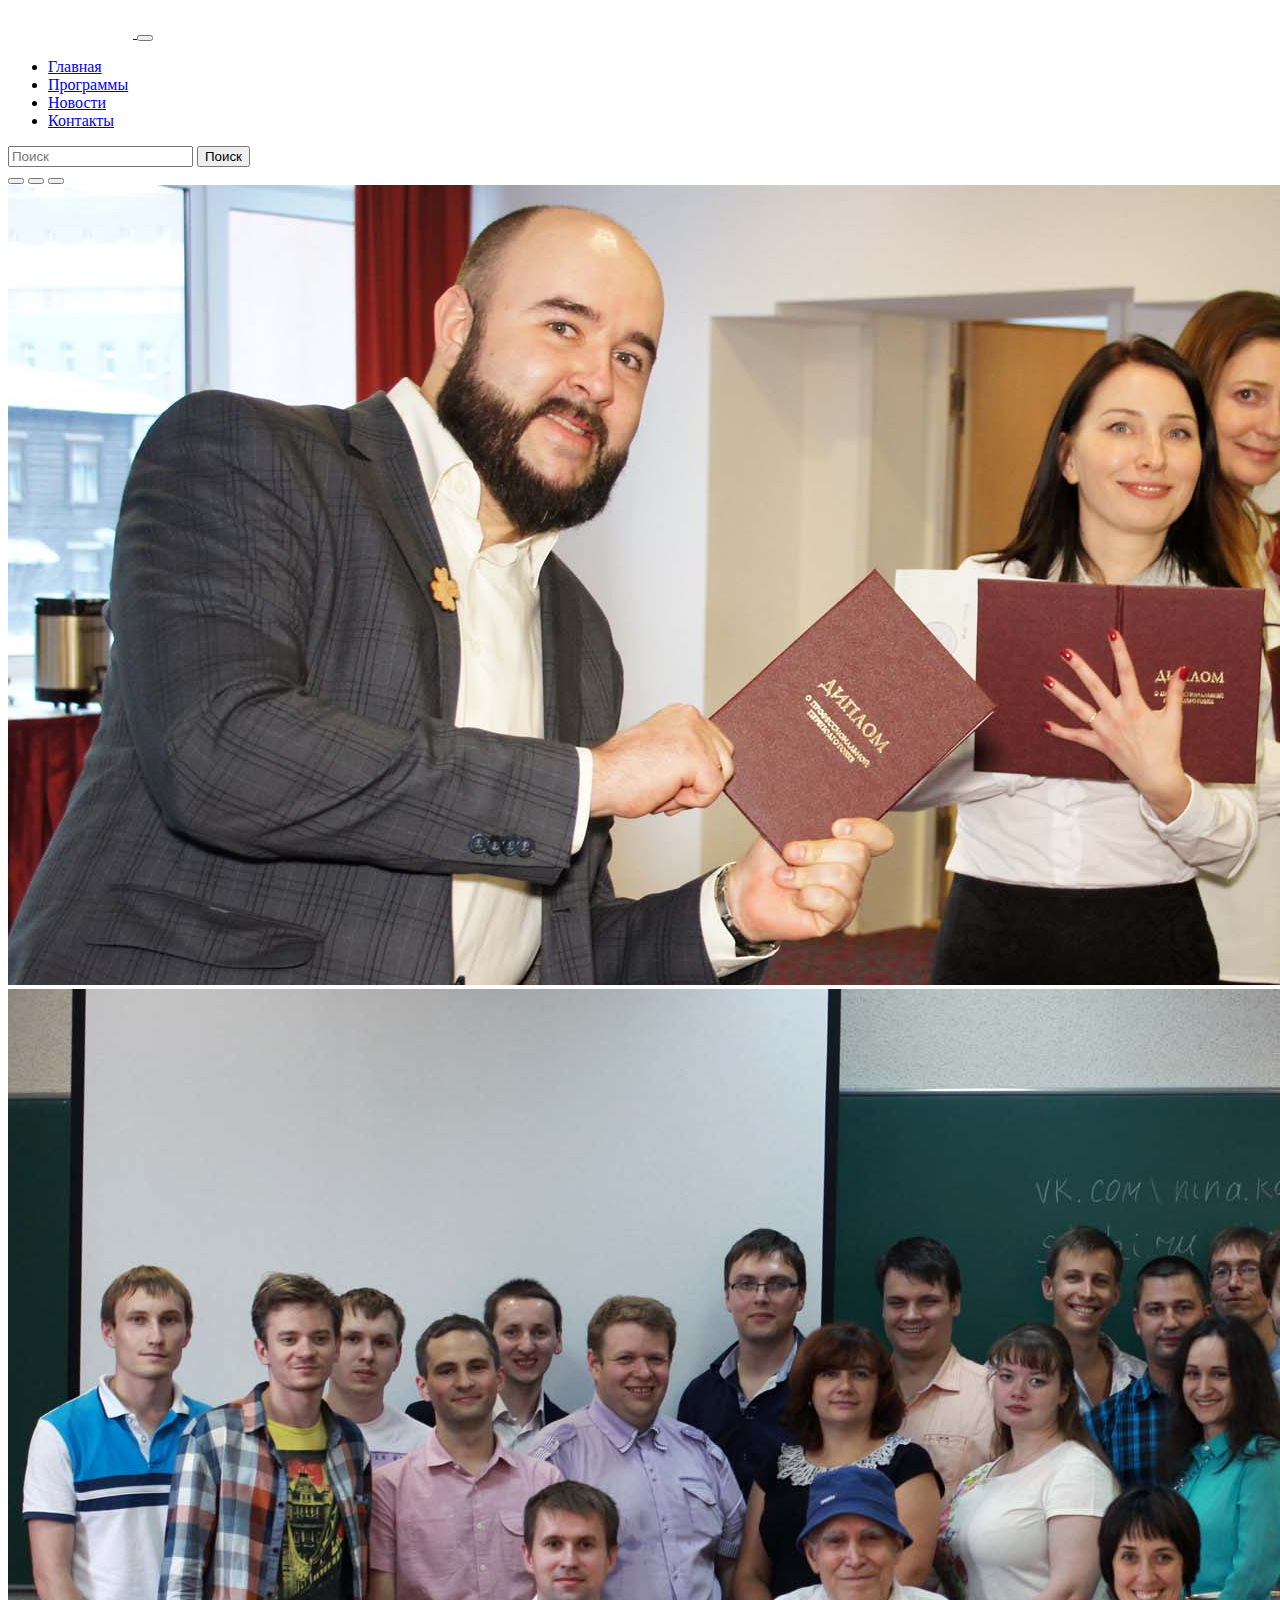
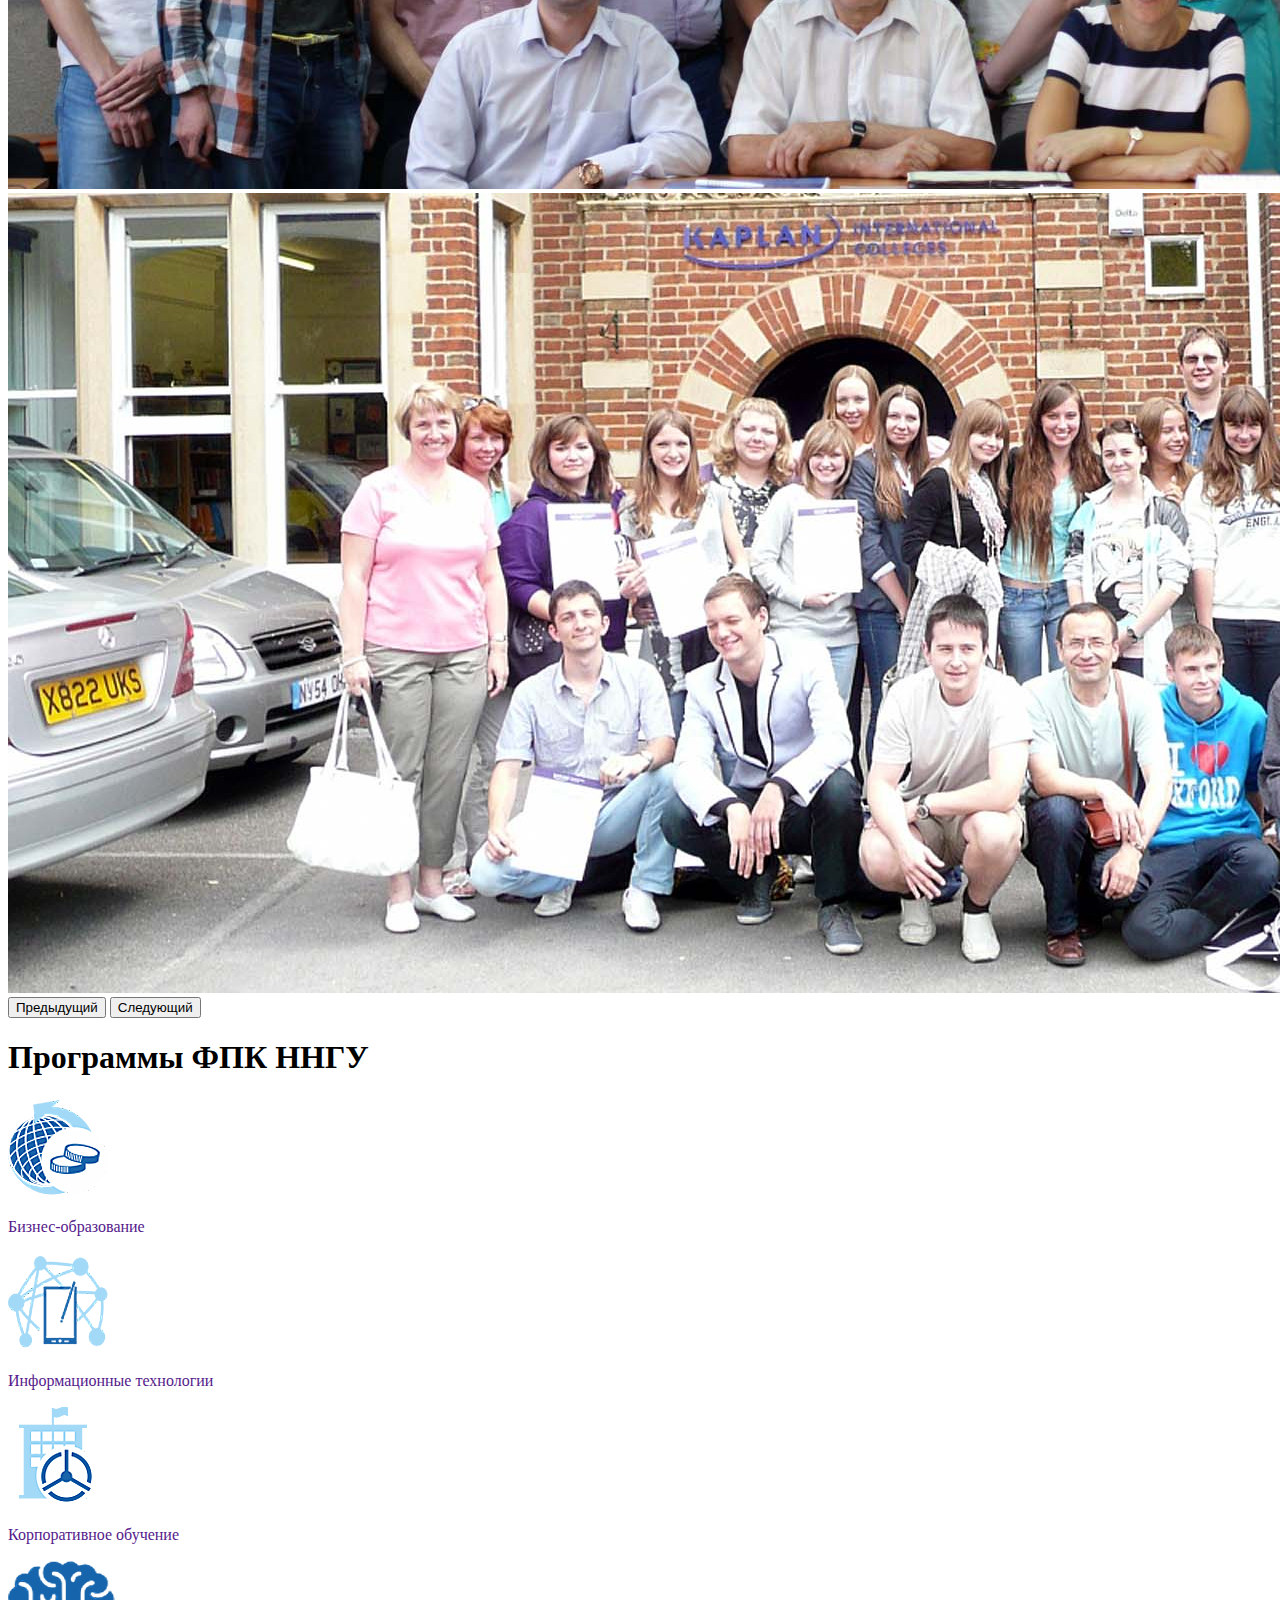
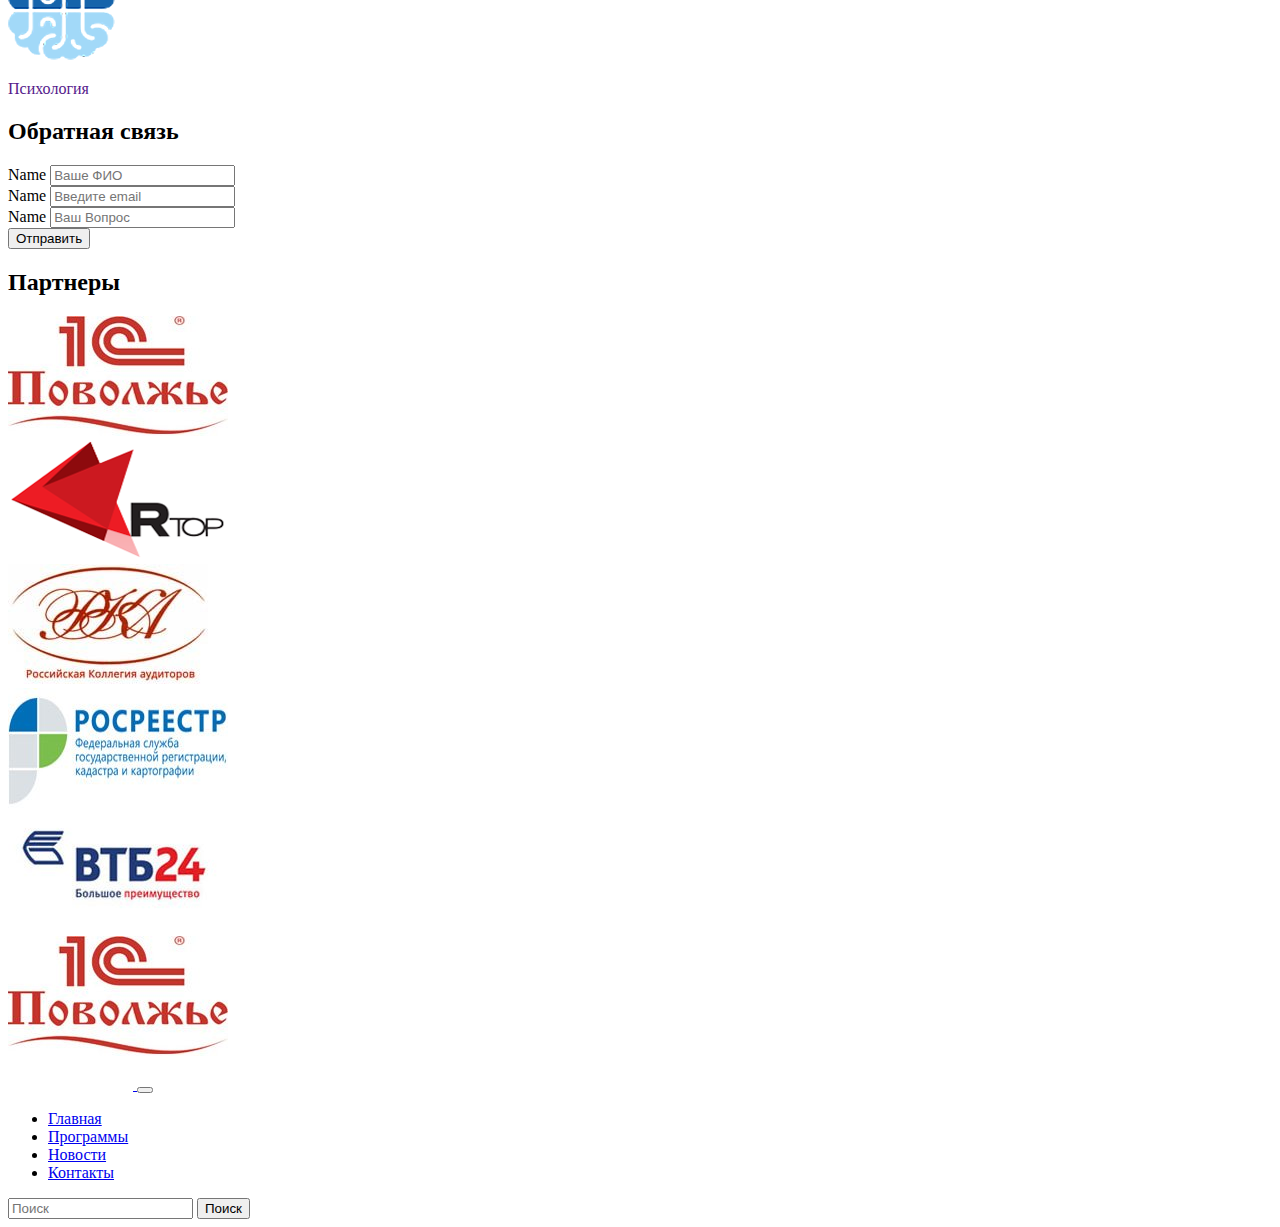
<file: bootstrap practice/index.html>
<!DOCTYPE html>
<html lang="ru">
  <head>
    <!-- Обязательные метатеги -->
    <meta charset="utf-8" />
    <meta name="viewport" content="width=device-width, initial-scale=1" />

    <!-- Bootstrap CSS -->
    <link
      href="https://cdn.jsdelivr.net/npm/bootstrap@5.1.3/dist/css/bootstrap.min.css"
      rel="stylesheet"
      integrity="sha384-1BmE4kWBq78iYhFldvKuhfTAU6auU8tT94WrHftjDbrCEXSU1oBoqyl2QvZ6jIW3"
      crossorigin="anonymous"
    />

    <link rel="stylesheet" href="style.css" />
    <title>ФПК ННГУ</title>
  </head>
  <body>
    <!-- панель навигации -->

    <nav class="navbar navbar-expand-lg navbar-dark bg-dark">
      <div class="container">
        <a class="navbar-brand" href="#">
          <img src="pic/logo_UNN_white.svg" alt="" />
        </a>
        <button
          class="navbar-toggler"
          type="button"
          data-bs-toggle="collapse"
          data-bs-target="#navbarSupportedContent"
          aria-controls="navbarSupportedContent"
          aria-expanded="false"
          aria-label="Toggle navigation"
        >
          <span class="navbar-toggler-icon"></span>
        </button>
        <div class="collapse navbar-collapse" id="navbarSupportedContent">
          <ul class="navbar-nav me-auto mb-2 mb-lg-0">
            <li class="nav-item">
              <a class="nav-link active" aria-current="page" href="#"
                >Главная</a
              >
            </li>
            <li class="nav-item">
              <a class="nav-link" href="#">Программы</a>
            </li>
            <li class="nav-item">
              <a class="nav-link" href="#">Новости</a>
            </li>
            <li class="nav-item">
              <a class="nav-link" href="#">Контакты</a>
            </li>
          </ul>
          <form class="d-flex">
            <input
              class="form-control me-2"
              type="search"
              placeholder="Поиск"
              aria-label="Search"
            />
            <button class="btn btn-outline-secondary" type="submit">
              Поиск
            </button>
          </form>
        </div>
      </div>
    </nav>

    <!-- карусель -->

    <div
      id="carouselExampleIndicators"
      class="carousel slide"
      data-bs-ride="carousel"
    >
      <div class="carousel-indicators">
        <button
          type="button"
          data-bs-target="#carouselExampleIndicators"
          data-bs-slide-to="0"
          class="active"
          aria-current="true"
          aria-label="Slide 1"
        ></button>
        <button
          type="button"
          data-bs-target="#carouselExampleIndicators"
          data-bs-slide-to="1"
          aria-label="Slide 2"
        ></button>
        <button
          type="button"
          data-bs-target="#carouselExampleIndicators"
          data-bs-slide-to="2"
          aria-label="Slide 3"
        ></button>
      </div>
      <div class="carousel-inner">
        <div class="carousel-item active">
          <img src="pic/1.jpg" class="d-block w-100" alt="..." />
        </div>
        <div class="carousel-item">
          <img src="pic/2.jpg" class="d-block w-100" alt="..." />
        </div>
        <div class="carousel-item">
          <img src="pic/3.jpg" class="d-block w-100" alt="..." />
        </div>
      </div>
      <button
        class="carousel-control-prev"
        type="button"
        data-bs-target="#carouselExampleIndicators"
        data-bs-slide="prev"
      >
        <span class="carousel-control-prev-icon" aria-hidden="true"></span>
        <span class="visually-hidden">Предыдущий</span>
      </button>
      <button
        class="carousel-control-next"
        type="button"
        data-bs-target="#carouselExampleIndicators"
        data-bs-slide="next"
      >
        <span class="carousel-control-next-icon" aria-hidden="true"></span>
        <span class="visually-hidden">Следующий</span>
      </button>
    </div>

    <!-- программы обучения -->

    <div class="container">
      <h1 class="my-5 text-center">Программы ФПК ННГУ</h1>
      <div class="row text-center">
        <div class="col-lg col-md-6 program-item mb-3">
          <img src="pic/economics.png" alt="" />
          <a href=""><p>Бизнес-образование</p></a>
        </div>
        <div class="col-lg col-md-6 program-item mb-3">
          <img src="pic/prikladnaya.png" alt="" />
          <a href=""><p>Информационные технологии</p></a>
        </div>
        <div class="col-lg col-md-6 program-item mb-3">
          <img src="pic/gmu.png" alt="" />
          <a href=""><p>Корпоративное обучение</p></a>
        </div>
        <div class="col-lg col-md-6 program-item mb-3">
          <img src="pic/psihology.png" alt="" />
          <a href=""><p>Психология</p></a>
        </div>
      </div>
    </div>

    <!-- форма обратной связи -->

    <form class="bg-dark py-5">
      <div class="container">
        <h2 class="text-light text-center mb-5">Обратная связь</h2>
        <div class="row gy-2 gx-3 align-items-center justify-content-center">
          <div class="col-auto">
            <label class="visually-hidden" for="autoSizingInput">Name</label>
            <input
              type="text"
              class="form-control"
              id="autoSizingInput"
              placeholder="Ваше ФИО"
            />
          </div>
          <div class="col-auto">
            <label class="visually-hidden" for="autoSizingInput">Name</label>
            <input
              type="email"
              class="form-control"
              id="autoSizingInput"
              placeholder="Введите email"
            />
          </div>
          <div class="col-auto">
            <label class="visually-hidden" for="autoSizingInput">Name</label>
            <input
              type="text"
              class="form-control"
              id="autoSizingInput"
              placeholder="Ваш Вопрос"
            />
          </div>

          <div class="col-auto">
            <button type="submit" class="btn btn-outline-secondary">
              Отправить
            </button>
          </div>
        </div>
      </div>
    </form>

    <!-- блок партнеры -->
    <div class="container text-center mt-5">
      <h2 class="mb-5">Партнеры</h2>
      <div class="row justify-content-around">
          <div class="col-lg col-md-6 mb-5">
              <img src="pic/partners/1c-povolzhie.jpg" alt="">
          </div>
          <div class="col-lg col-md-6 mb-5">
              <img src="pic/partners/r-top.png" alt="">
          </div>
          <div class="col-lg col-md-6 mb-5">
              <img src="pic/partners/rka.jpg" alt="">
          </div>
          <div class="col-lg col-md-6 mb-5">
              <img src="pic/partners/rosreestr.jpg" alt="">
          </div>
          <div class="col-lg col-md-6 mb-5">
              <img src="pic/partners/vtb24.jpg" alt="">
          </div>
          <div class="col-lg col-md-6 mb-5">
              <img src="pic/partners/1c-povolzhie.jpg" alt="">
          </div>
      </div>
    </div>

<!-- подвал -->

    <nav class="navbar navbar-expand-lg navbar-dark bg-dark">
        <div class="container">
          <a class="navbar-brand" href="#">
            <img src="pic/logo_UNN_white.svg" alt="" />
          </a>
          <button
            class="navbar-toggler"
            type="button"
            data-bs-toggle="collapse"
            data-bs-target="#navbarSupportedContent"
            aria-controls="navbarSupportedContent"
            aria-expanded="false"
            aria-label="Toggle navigation"
          >
            <span class="navbar-toggler-icon"></span>
          </button>
          <div class="collapse navbar-collapse" id="navbarSupportedContent">
            <ul class="navbar-nav mx-auto mb-2 mb-lg-0">
              <li class="nav-item">
                <a class="nav-link active" aria-current="page" href="#"
                  >Главная</a
                >
              </li>
              <li class="nav-item">
                <a class="nav-link" href="#">Программы</a>
              </li>
              <li class="nav-item">
                <a class="nav-link" href="#">Новости</a>
              </li>
              <li class="nav-item">
                <a class="nav-link" href="#">Контакты</a>
              </li>
            </ul>
            <form class="d-flex">
              <input
                class="form-control me-2"
                type="search"
                placeholder="Поиск"
                aria-label="Search"
              />
              <button class="btn btn-outline-secondary" type="submit">
                Поиск
              </button>
            </form>
          </div>
        </div>
      </nav>


    <!-- Дополнительный JavaScript; выберите один из двух! -->

    <!-- Вариант 1: Bootstrap в связке с Popper -->
    <script
      src="https://cdn.jsdelivr.net/npm/bootstrap@5.1.3/dist/js/bootstrap.bundle.min.js"
      integrity="sha384-ka7Sk0Gln4gmtz2MlQnikT1wXgYsOg+OMhuP+IlRH9sENBO0LRn5q+8nbTov4+1p"
      crossorigin="anonymous"
    ></script>

    <!-- Вариант 2: Bootstrap JS отдельно от Popper
    <script src="https://cdn.jsdelivr.net/npm/@popperjs/core@2.10.2/dist/umd/popper.min.js" integrity="sha384-7+zCNj/IqJ95wo16oMtfsKbZ9ccEh31eOz1HGyDuCQ6wgnyJNSYdrPa03rtR1zdB" crossorigin="anonymous"></script>
    <script src="https://cdn.jsdelivr.net/npm/bootstrap@5.1.3/dist/js/bootstrap.min.js" integrity="sha384-QJHtvGhmr9XOIpI6YVutG+2QOK9T+ZnN4kzFN1RtK3zEFEIsxhlmWl5/YESvpZ13" crossorigin="anonymous"></script>
    -->
  </body>
</html>
</file>
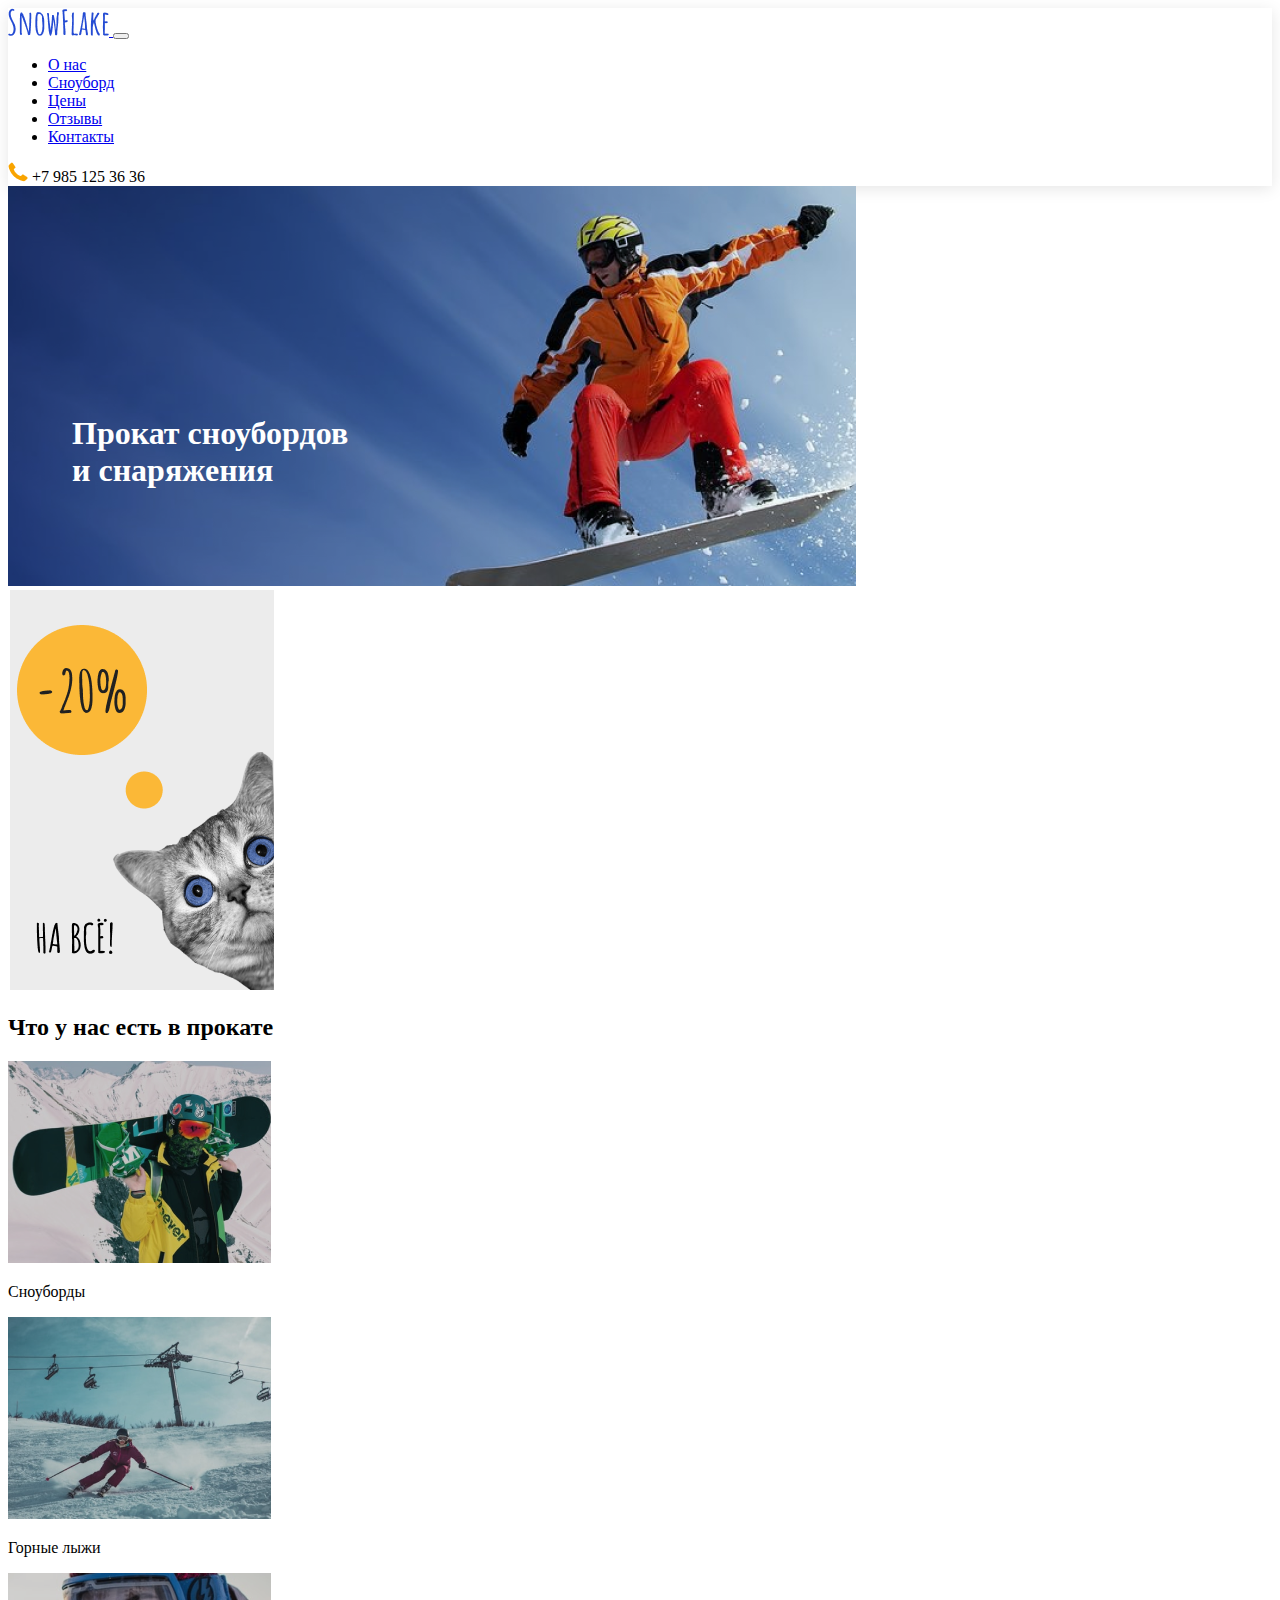
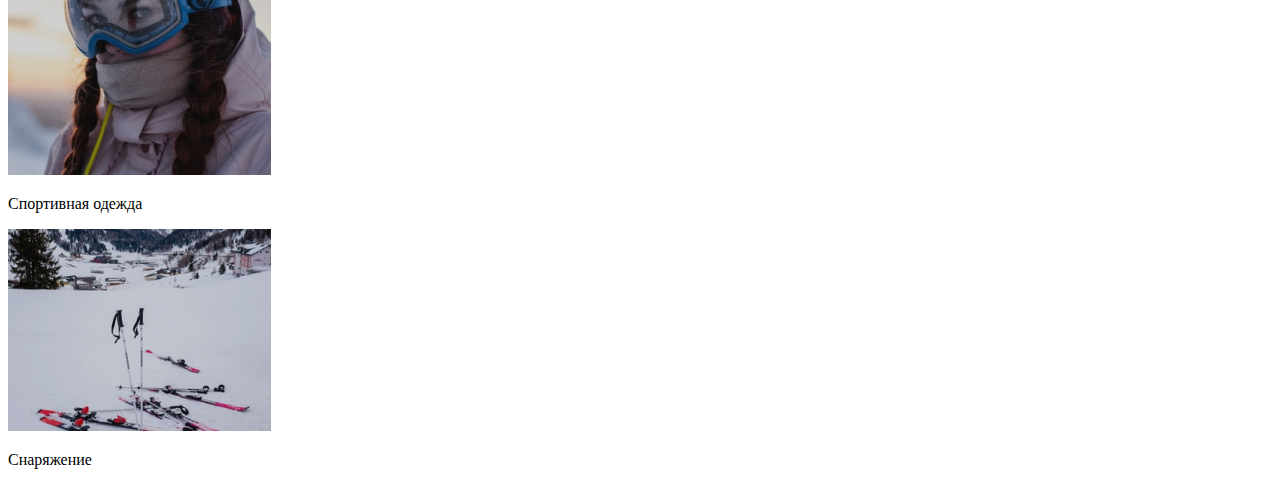
<file: bootstrap snowboard/index.html>
<!DOCTYPE html>
<html lang="ru">
  <head>
    <!-- Обязательные метатеги -->
    <meta charset="utf-8" />
    <meta name="viewport" content="width=device-width, initial-scale=1" />

    <!-- Bootstrap CSS -->
    <link
      href="https://cdn.jsdelivr.net/npm/bootstrap@5.1.3/dist/css/bootstrap.min.css"
      rel="stylesheet"
      integrity="sha384-1BmE4kWBq78iYhFldvKuhfTAU6auU8tT94WrHftjDbrCEXSU1oBoqyl2QvZ6jIW3"
      crossorigin="anonymous"
    />

    <link rel="stylesheet" href="style.css" />
    <title>Snowboard</title>
  </head>
  <body>
    <!-- панель навигации -->

    <nav class="navbar navbar-expand-lg navbar-light navbar-top">
      <div class="container">
        <a class="navbar-brand" href="#">
          <img src="img/logo.png" alt="" />
        </a>
        <button
          class="navbar-toggler"
          type="button"
          data-bs-toggle="collapse"
          data-bs-target="#navbarSupportedContent"
          aria-controls="navbarSupportedContent"
          aria-expanded="false"
          aria-label="Toggle navigation"
        >
          <span class="navbar-toggler-icon"></span>
        </button>
        <div class="collapse navbar-collapse" id="navbarSupportedContent">
          <ul class="navbar-nav mx-auto mb-2 mb-lg-0">
            <li class="nav-item">
              <a class="nav-link" href="#">О нас</a>
            </li>
            <li class="nav-item">
              <a class="nav-link" href="#">Сноуборд</a>
            </li>
            <li class="nav-item">
              <a class="nav-link" href="#">Цены</a>
            </li>
            <li class="nav-item">
              <a class="nav-link" href="#">Отзывы</a>
            </li>
            <li class="nav-item">
              <a class="nav-link" href="#">Контакты</a>
            </li>
          </ul>
          <div class="contacts d-dlex align-items-center">
            <img src="img/phone.png" alt="" />
            +7 985 125 36 36
          </div>
        </div>
      </div>
    </nav>

    <!-- баннеры -->
    <div class="container">
      <div class="row">
        <div class="col-sm-9 img-banner">
          <img class="img-fluid" src="img/banner-pic.png" alt="">
          <h1>Прокат сноубордов <br> и снаряжения</h1>
        </div>
        <div class="col-sm-3 banner-discont d-none d-sm-block">
          <img class="img-fluid" src="img/banner-discont.png" alt="">
        </div>
      </div>
    </div>

    <!-- в прокате -->

    <div class="container">
      <h2>Что у нас есть в прокате</h2>
      <div class="row justify-content-center">
        <div class="col-md col-sm-6 text-center">
          <img src="img/board.png" alt="">
          <p>Сноуборды</p>
        </div>
        <div class="col-md col-sm-6 text-center">
          <img src="img/ski.png" alt="">
          <p>Горные лыжи</p>
        </div>
        <div class="col-md col-sm-6 text-center">
          <img src="img/clothes.png" alt="">
          <p>Спортивная одежда</p>
        </div>
        <div class="col-md col-sm-6 text-center">
          <img src="img/equip.png" alt="">
          <p>Снаряжение</p>
        </div>
      </div>
    </div>







    <!-- Дополнительный JavaScript; выберите один из двух! -->

    <!-- Вариант 1: Bootstrap в связке с Popper -->
    <script
      src="https://cdn.jsdelivr.net/npm/bootstrap@5.1.3/dist/js/bootstrap.bundle.min.js"
      integrity="sha384-ka7Sk0Gln4gmtz2MlQnikT1wXgYsOg+OMhuP+IlRH9sENBO0LRn5q+8nbTov4+1p"
      crossorigin="anonymous"
    ></script>

    <!-- Вариант 2: Bootstrap JS отдельно от Popper
    <script src="https://cdn.jsdelivr.net/npm/@popperjs/core@2.10.2/dist/umd/popper.min.js" integrity="sha384-7+zCNj/IqJ95wo16oMtfsKbZ9ccEh31eOz1HGyDuCQ6wgnyJNSYdrPa03rtR1zdB" crossorigin="anonymous"></script>
    <script src="https://cdn.jsdelivr.net/npm/bootstrap@5.1.3/dist/js/bootstrap.min.js" integrity="sha384-QJHtvGhmr9XOIpI6YVutG+2QOK9T+ZnN4kzFN1RtK3zEFEIsxhlmWl5/YESvpZ13" crossorigin="anonymous"></script>
    -->
  </body>
</html>
</file>
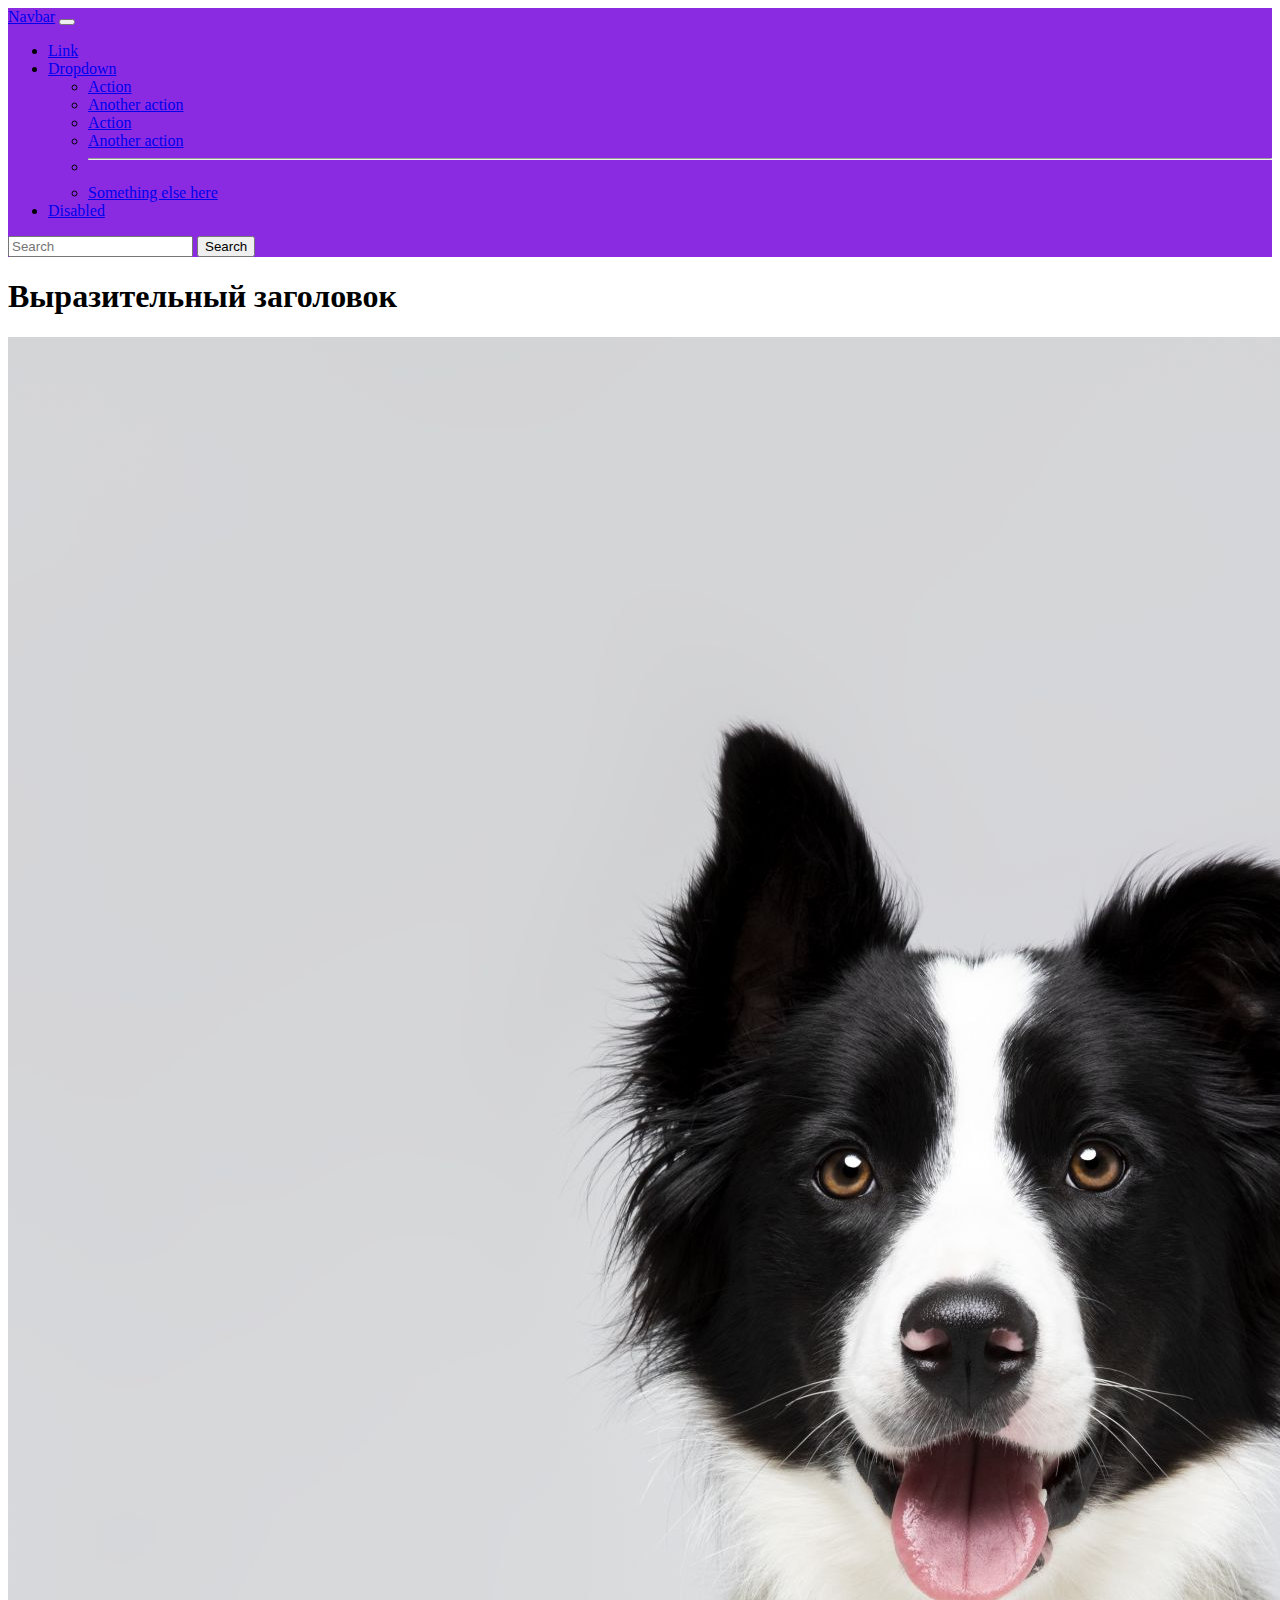
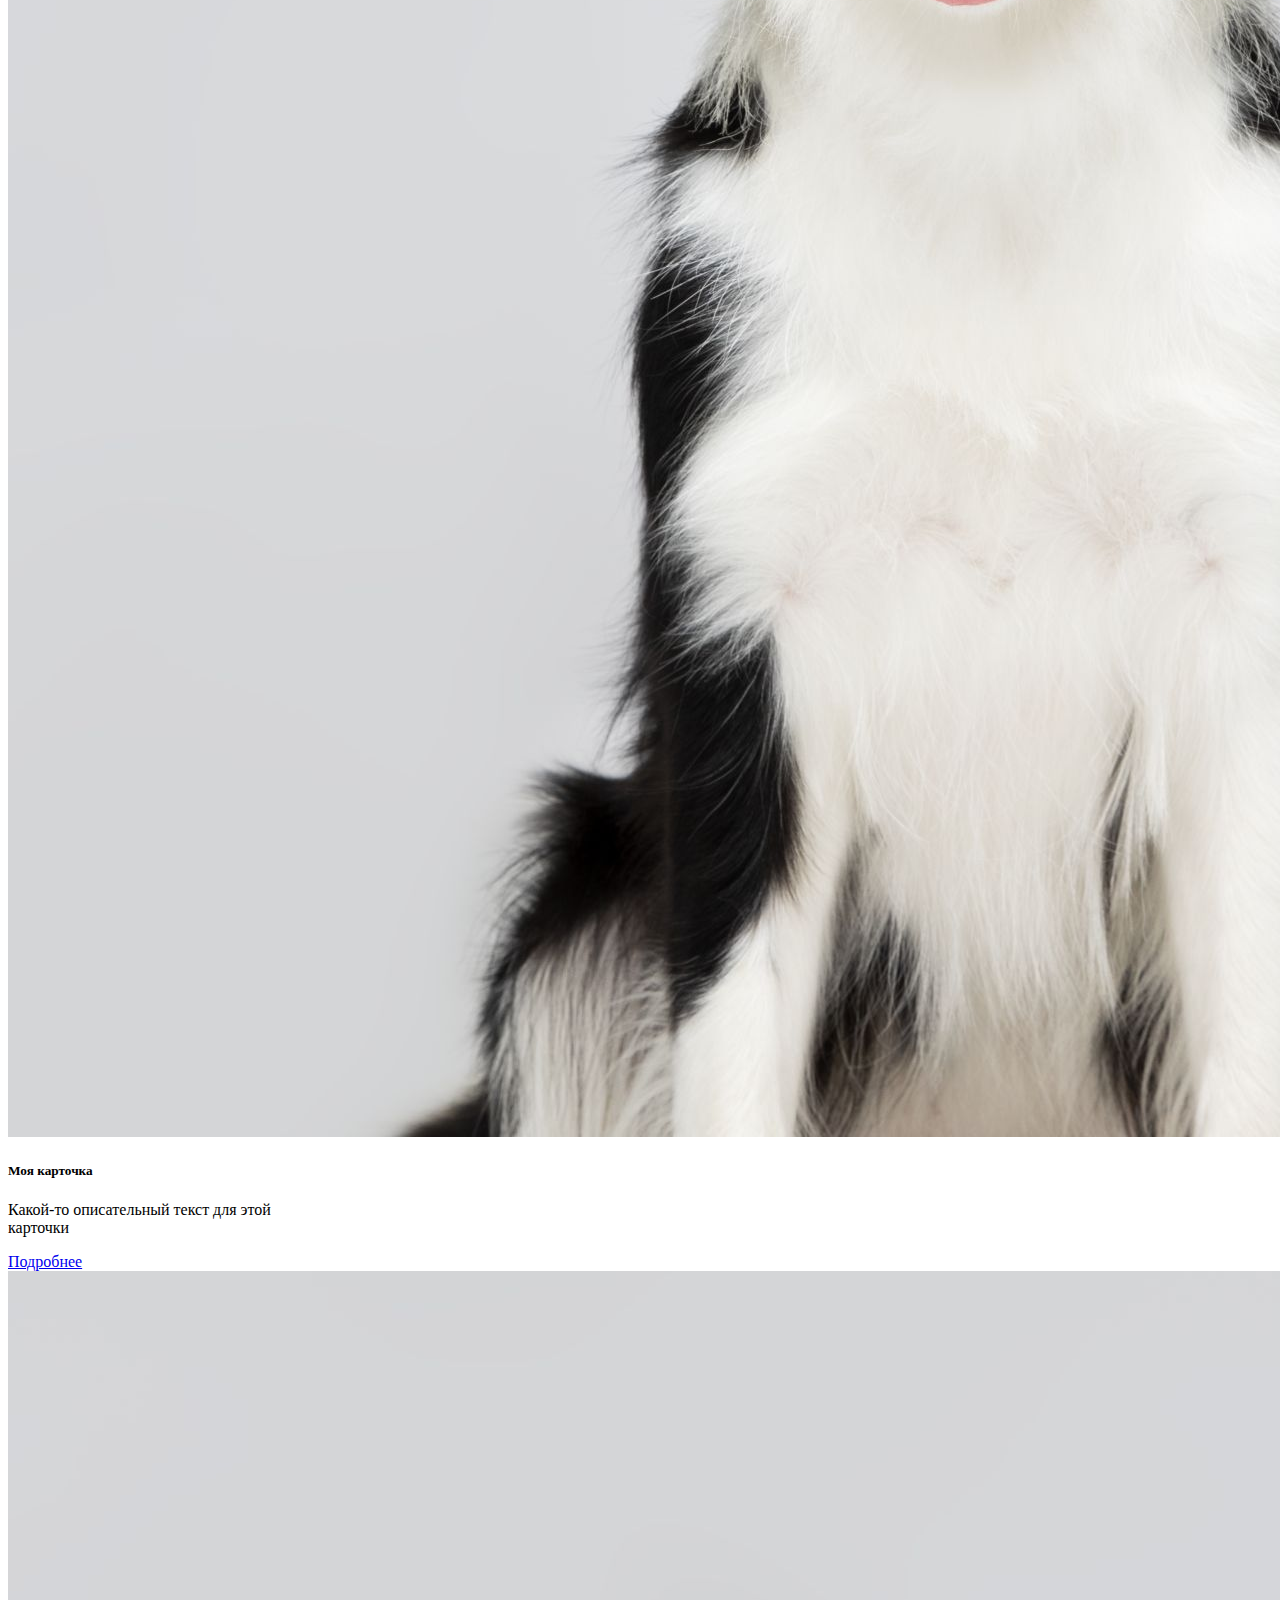
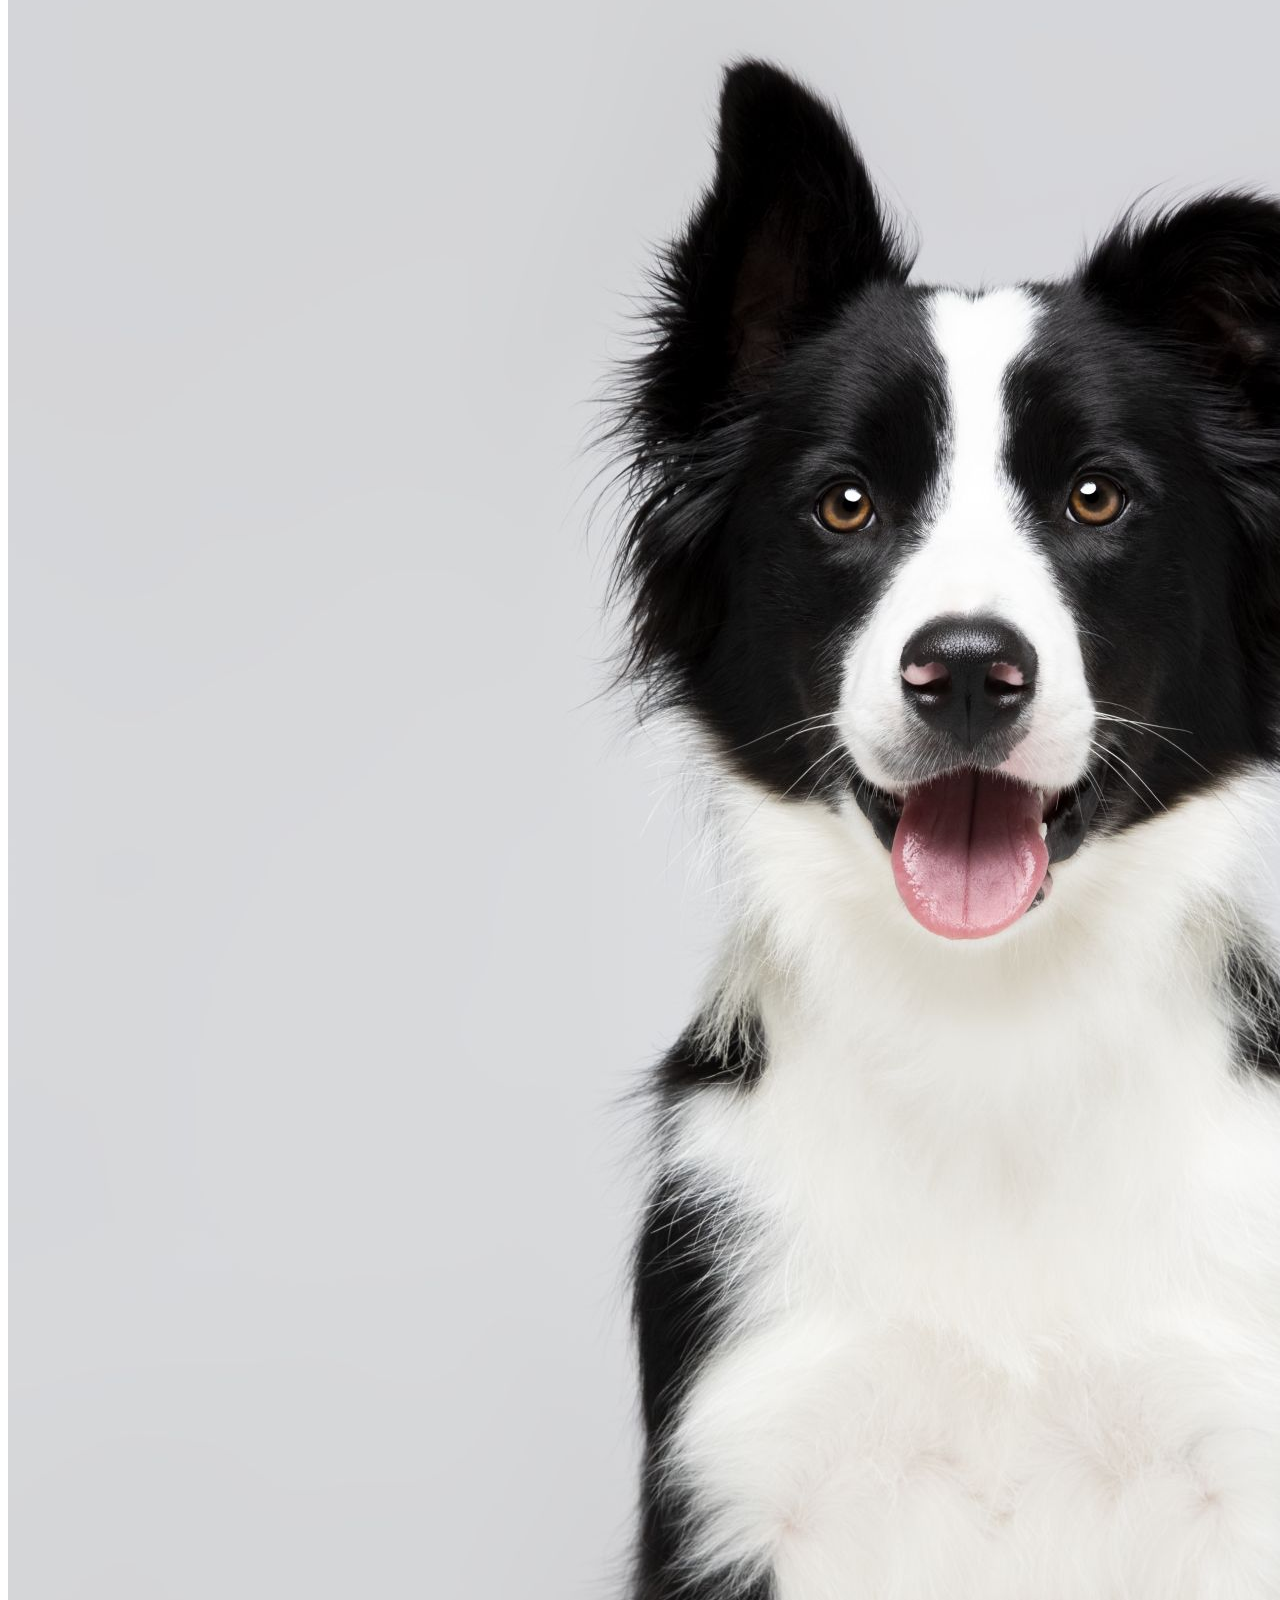
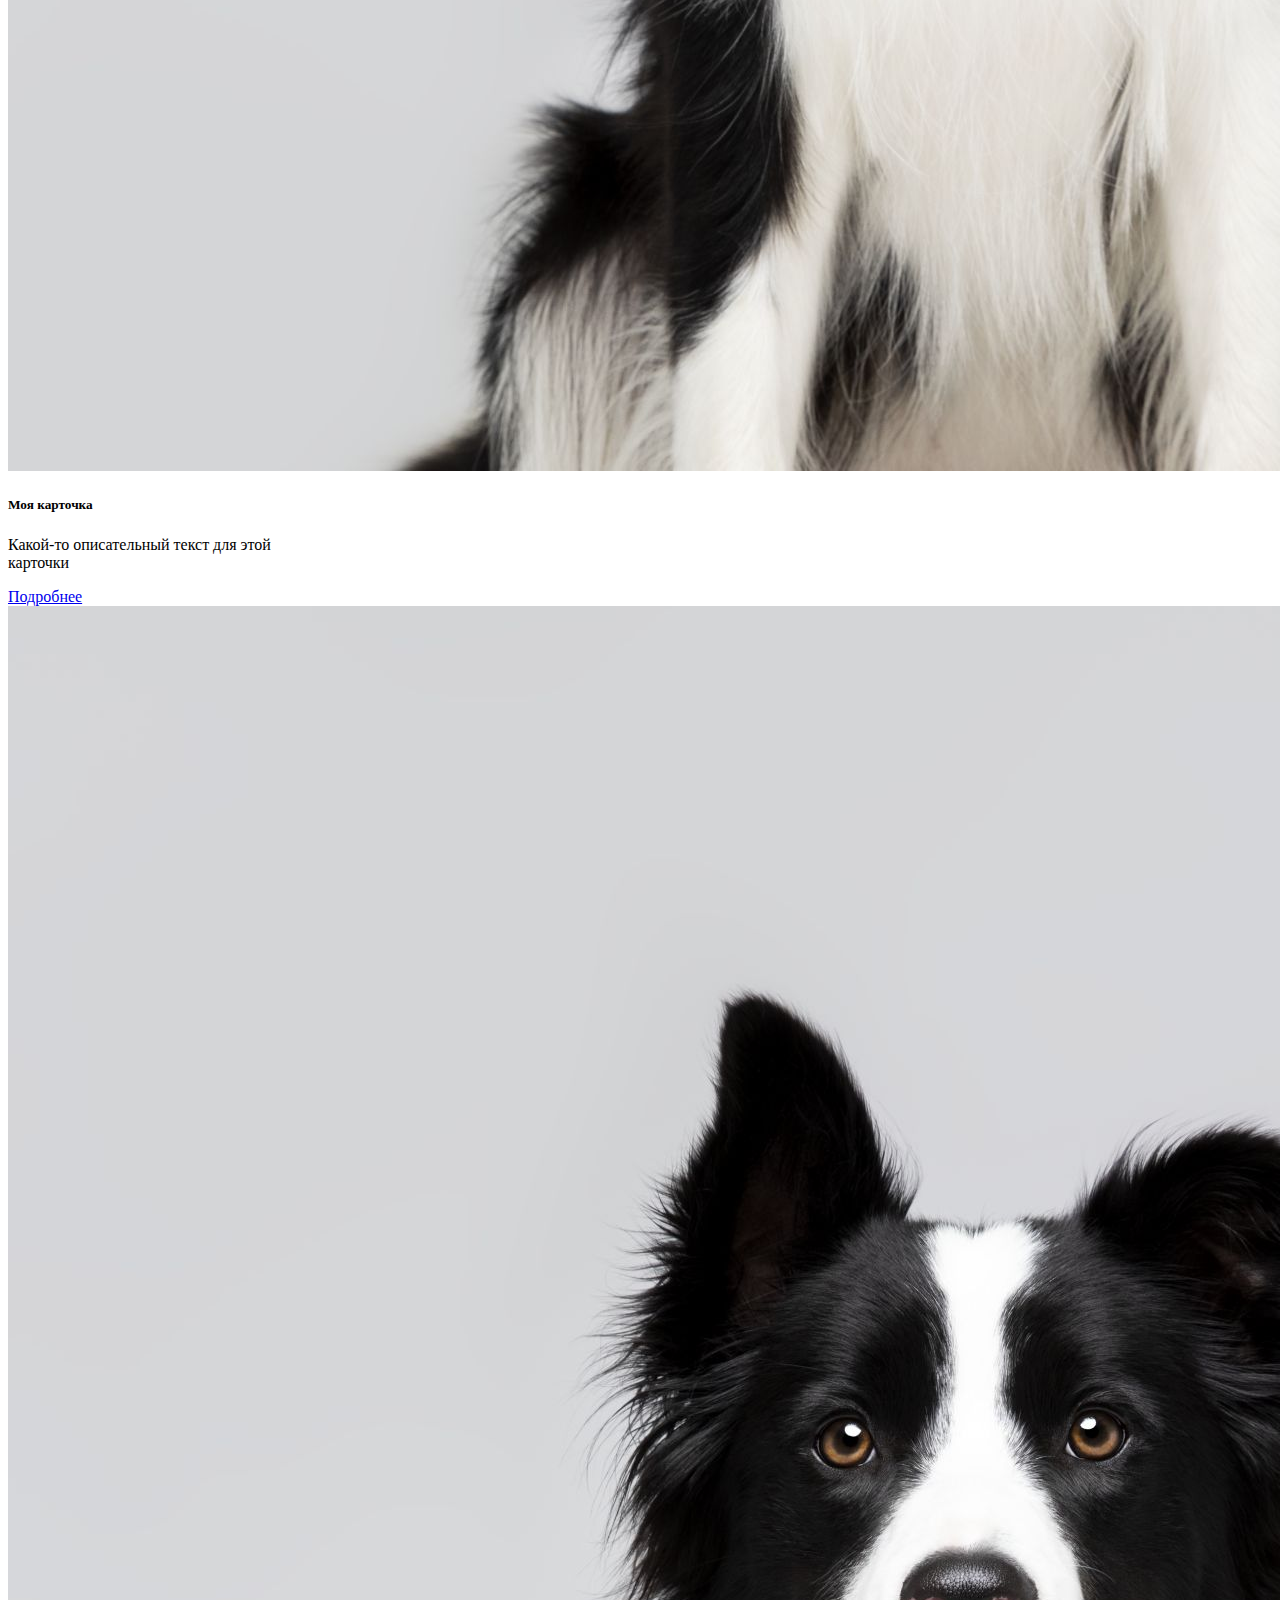
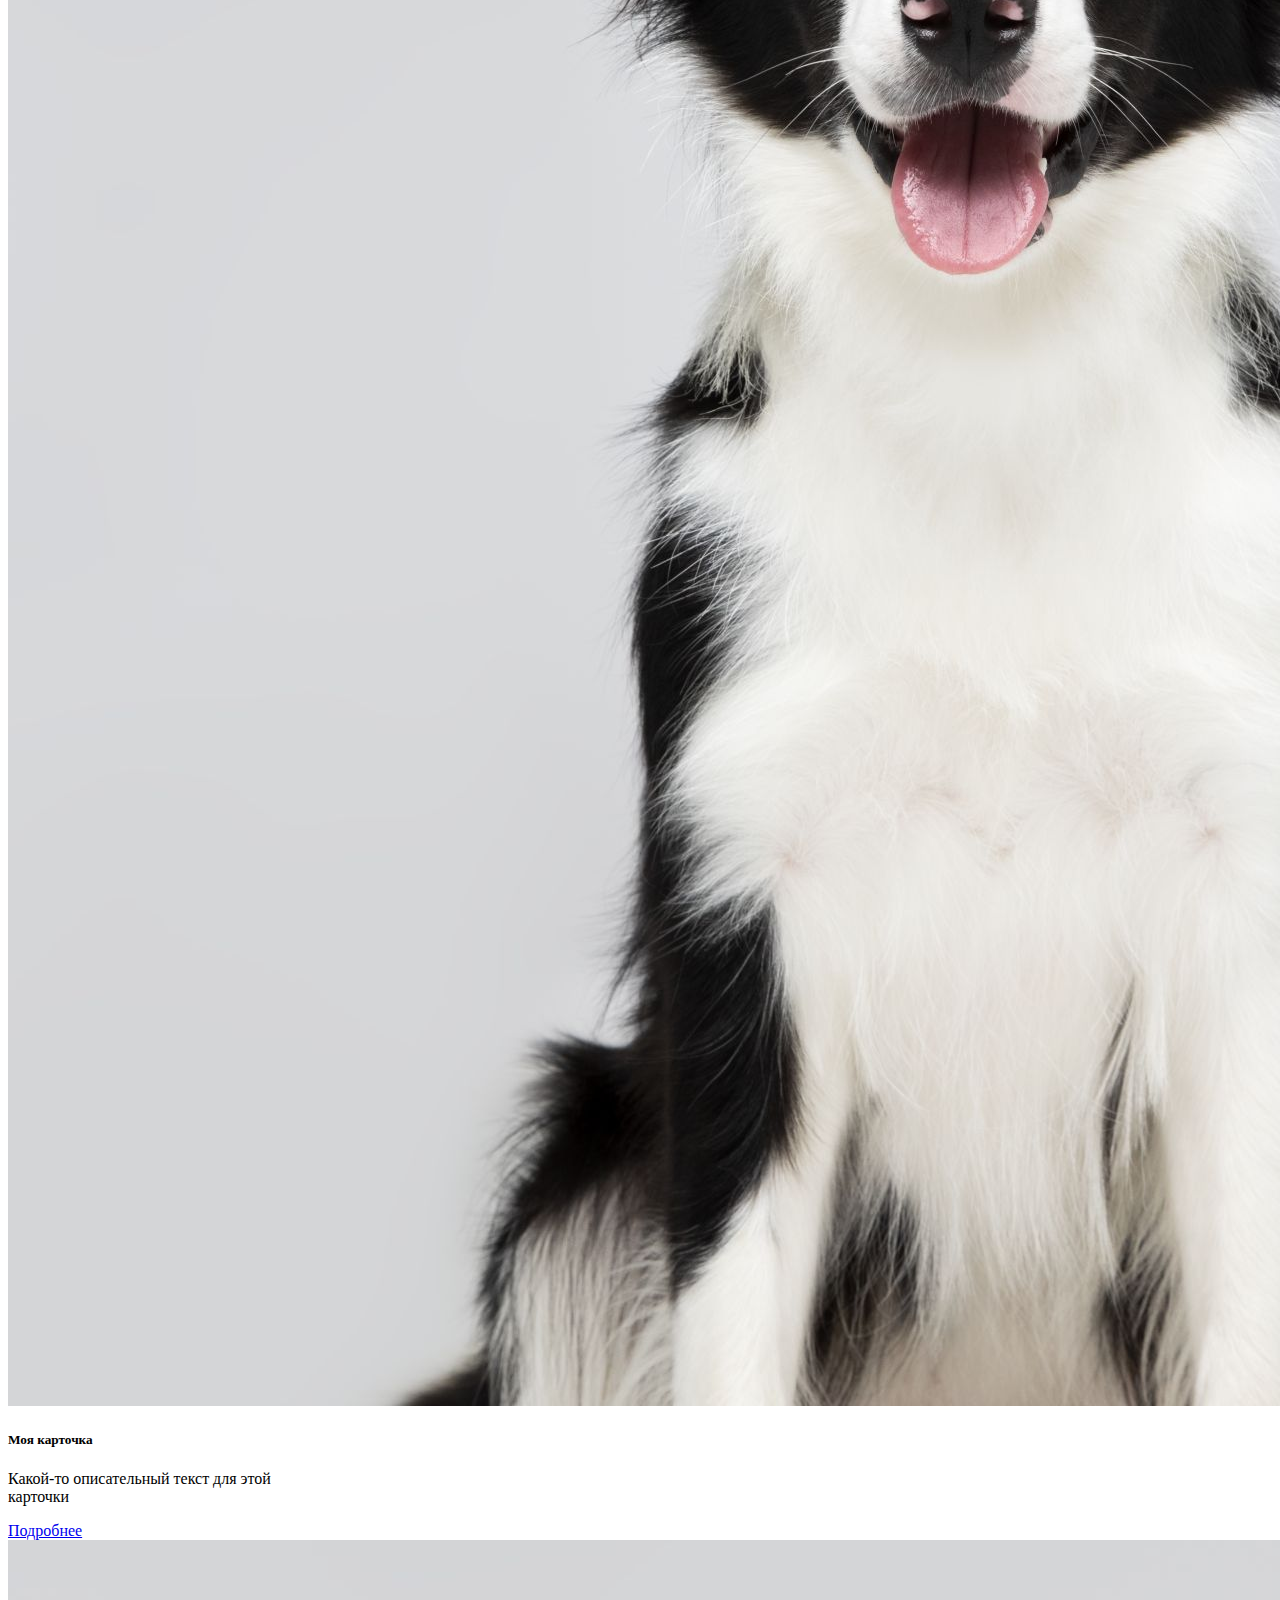
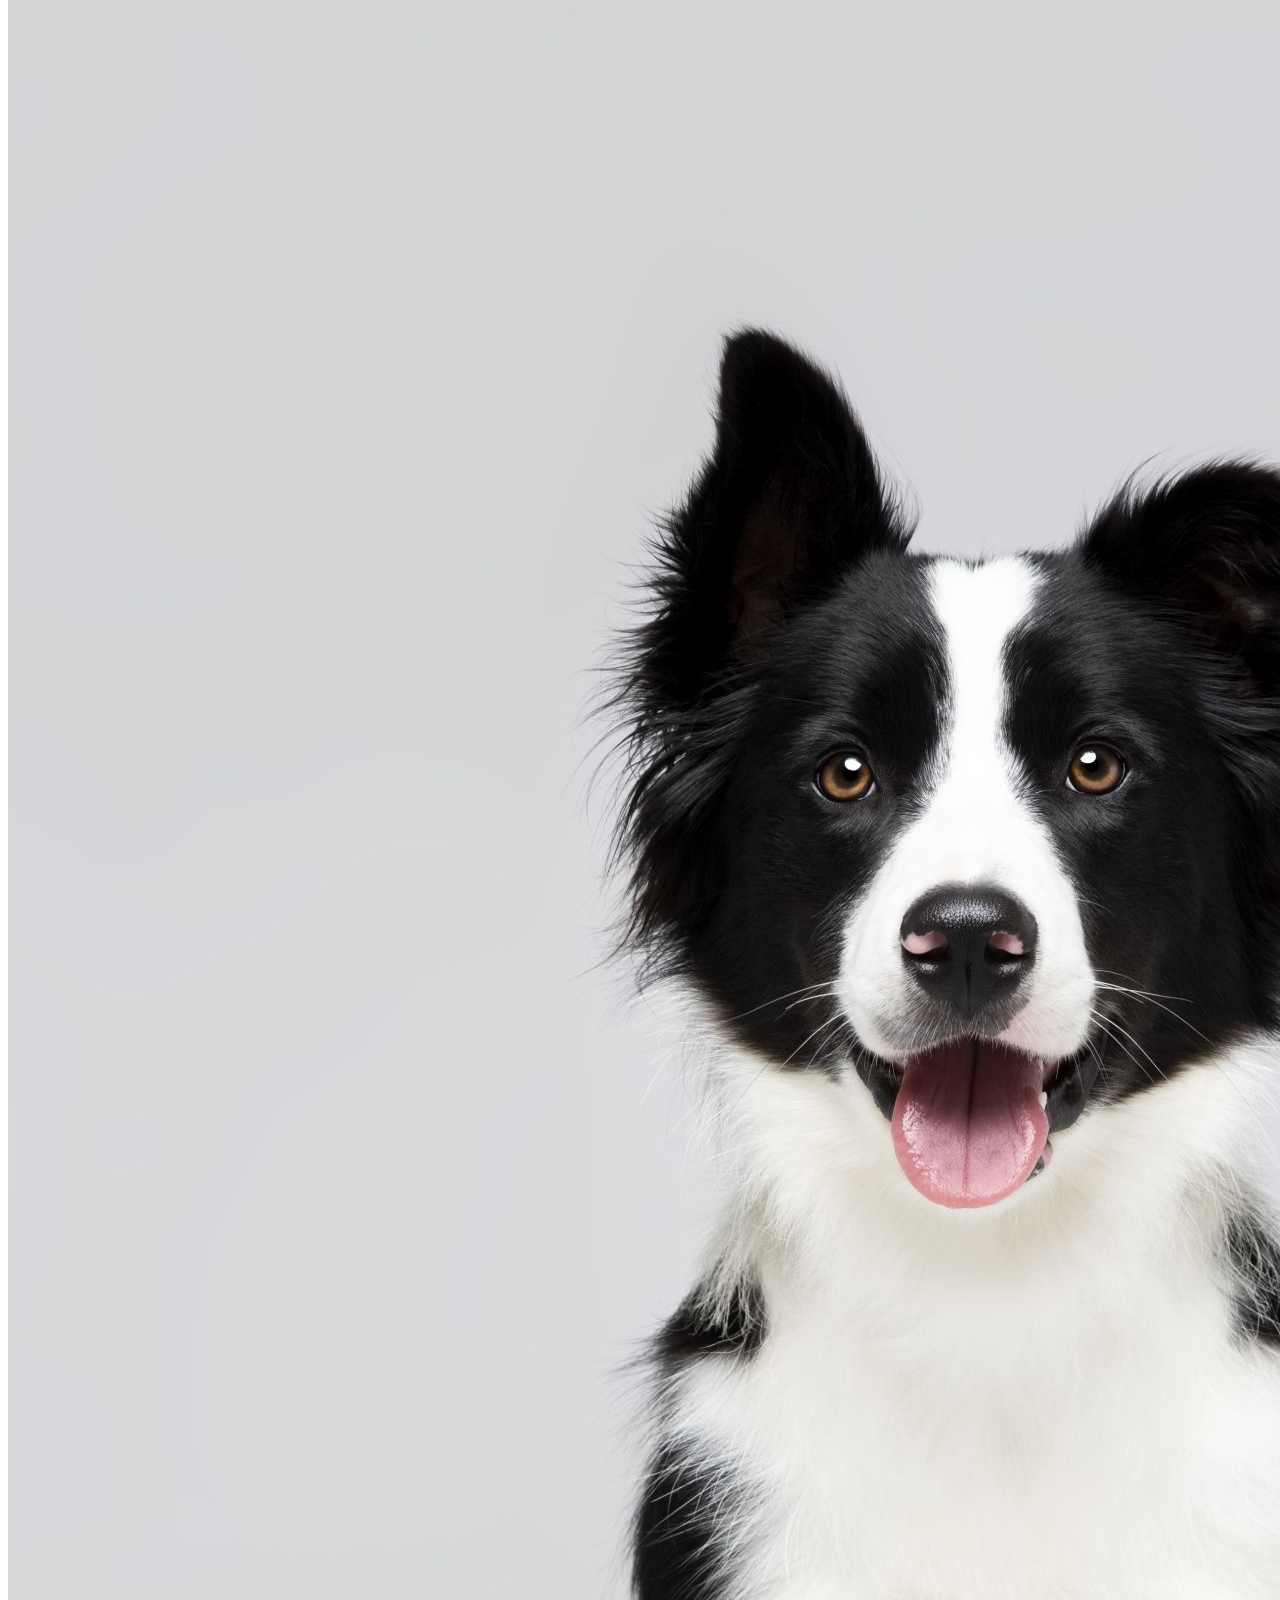
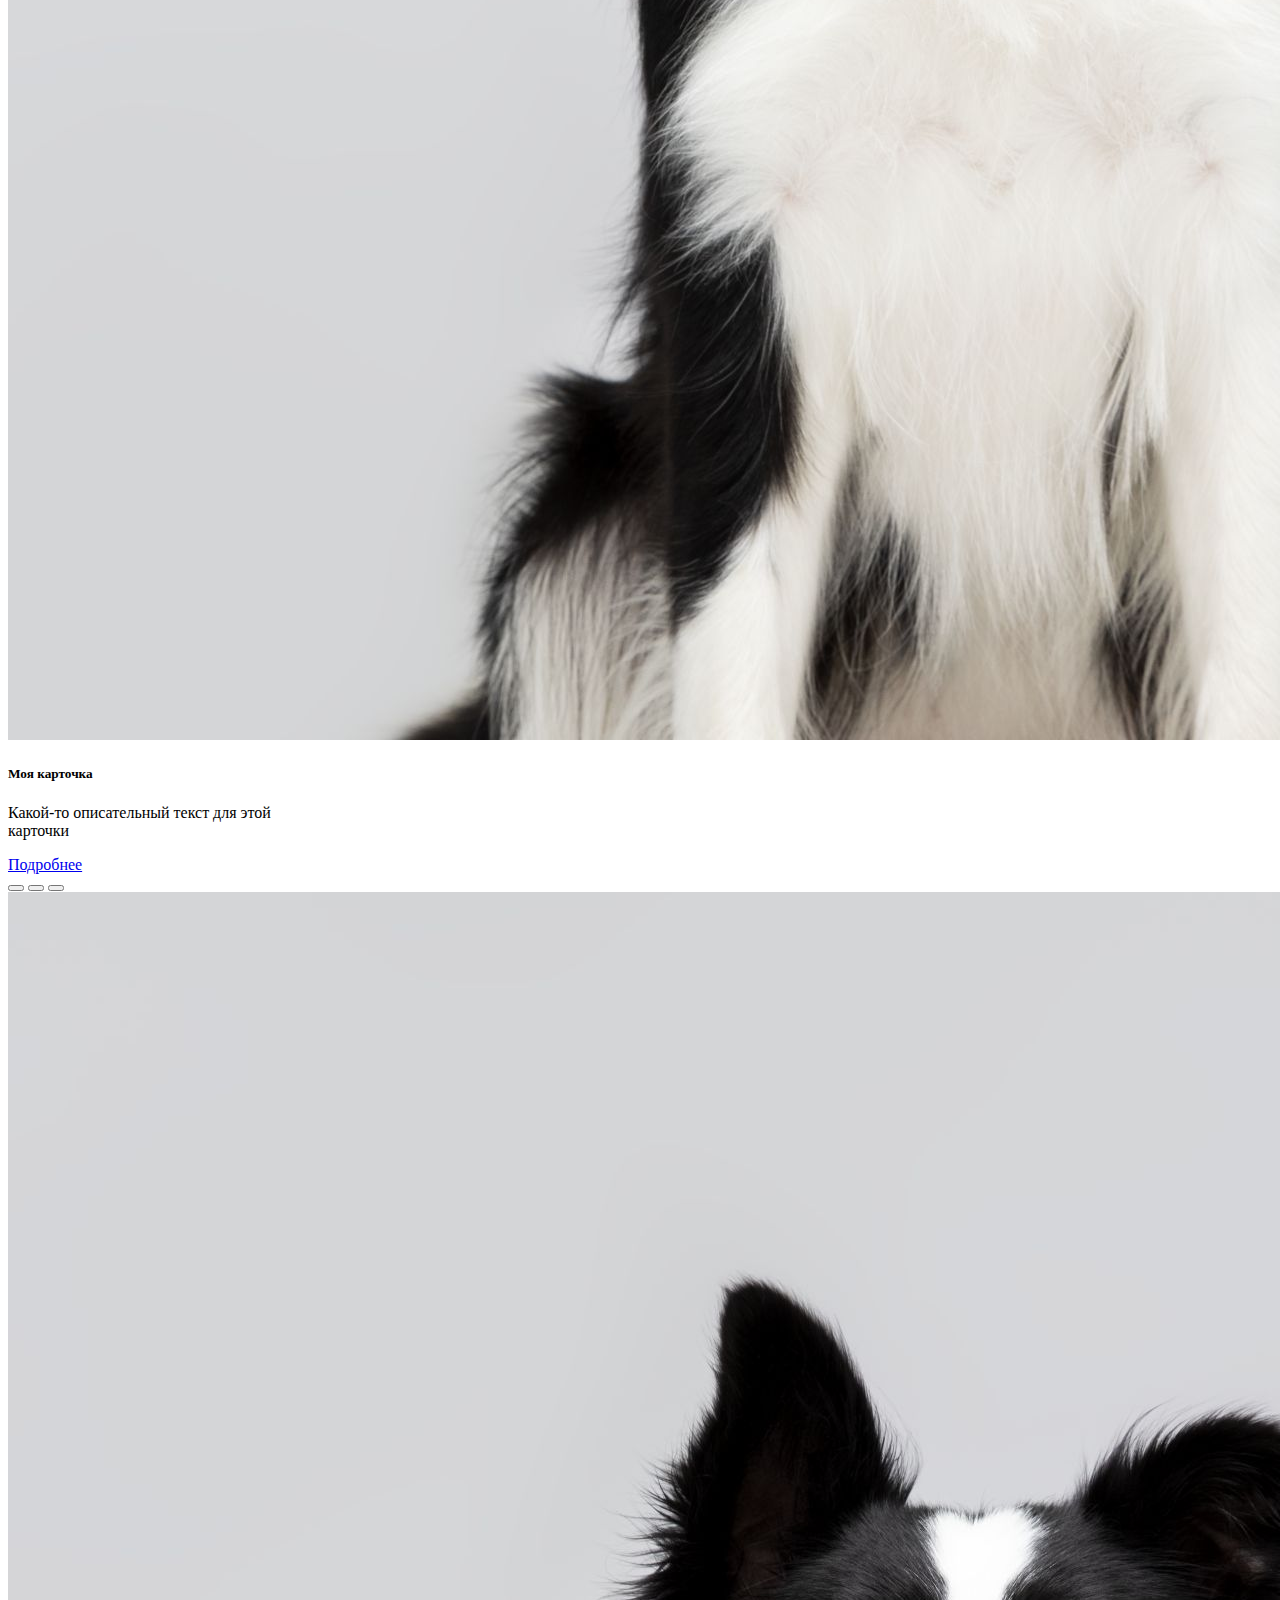
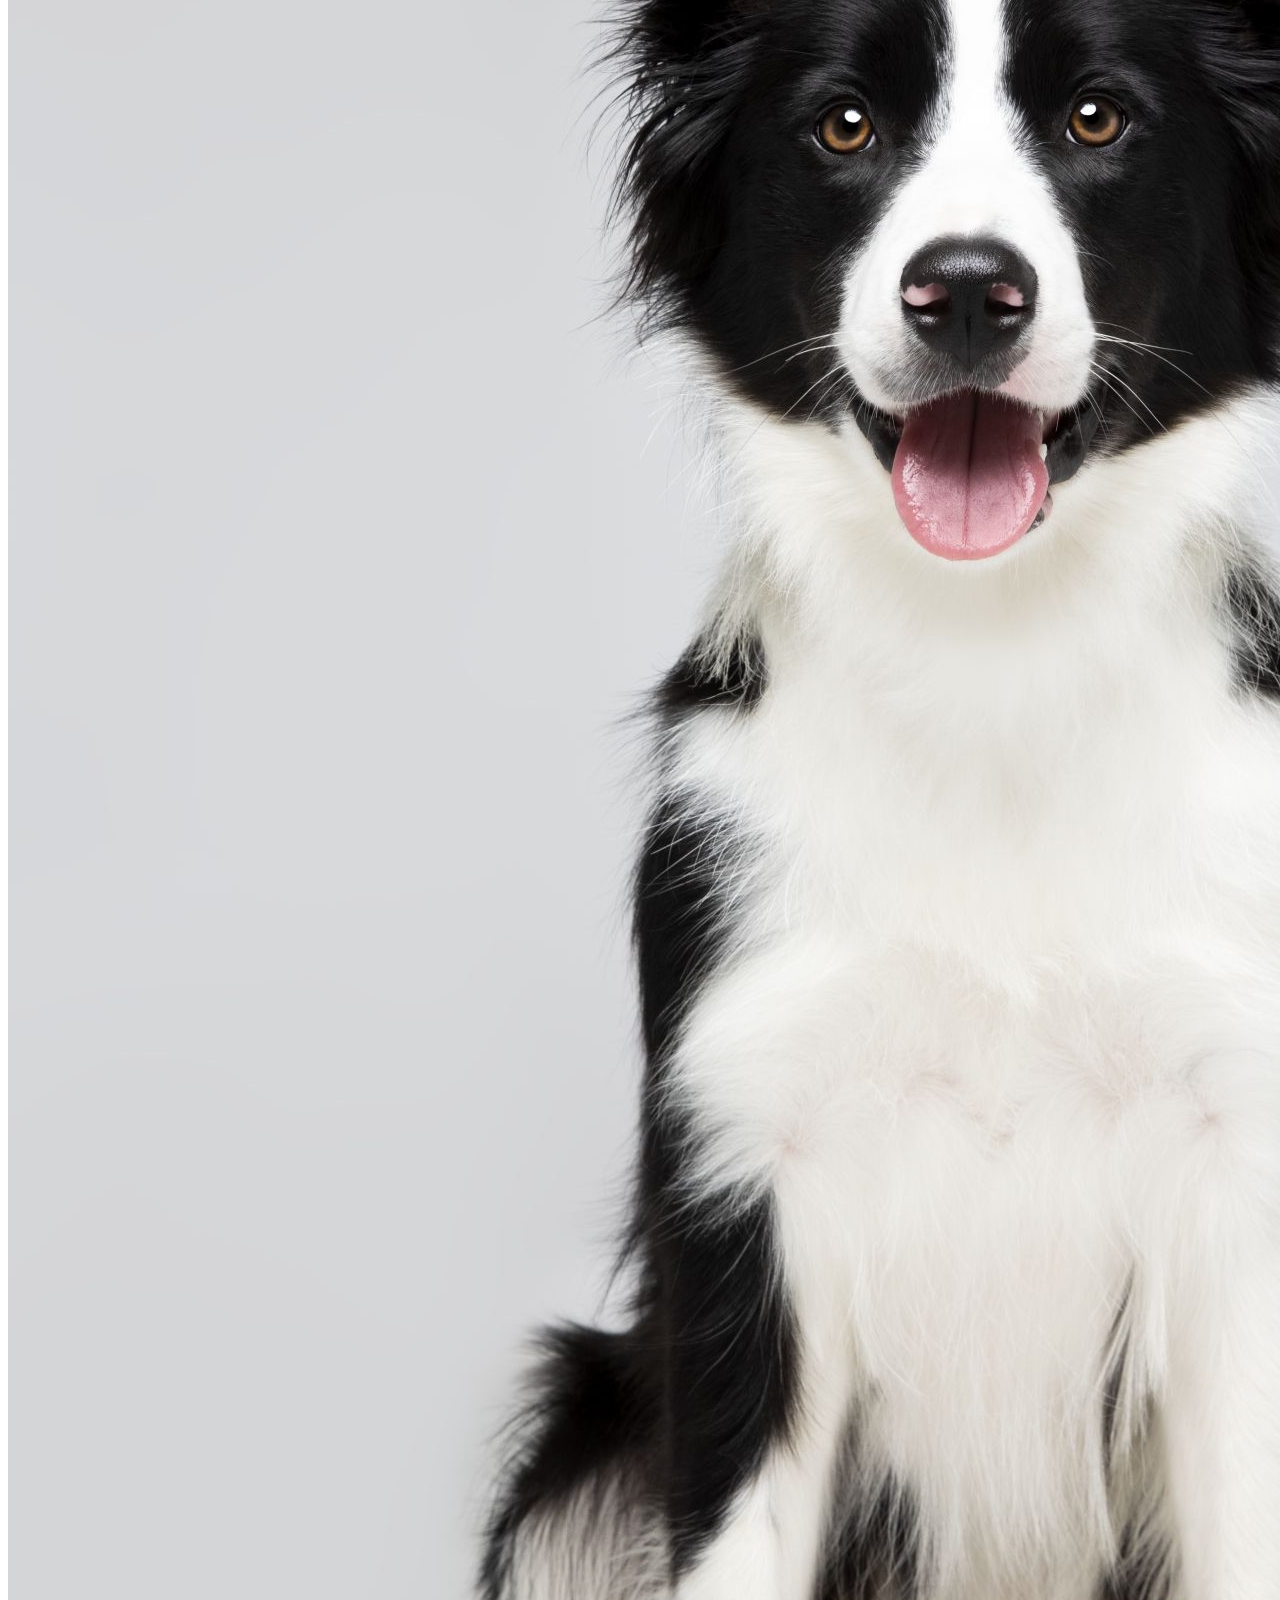
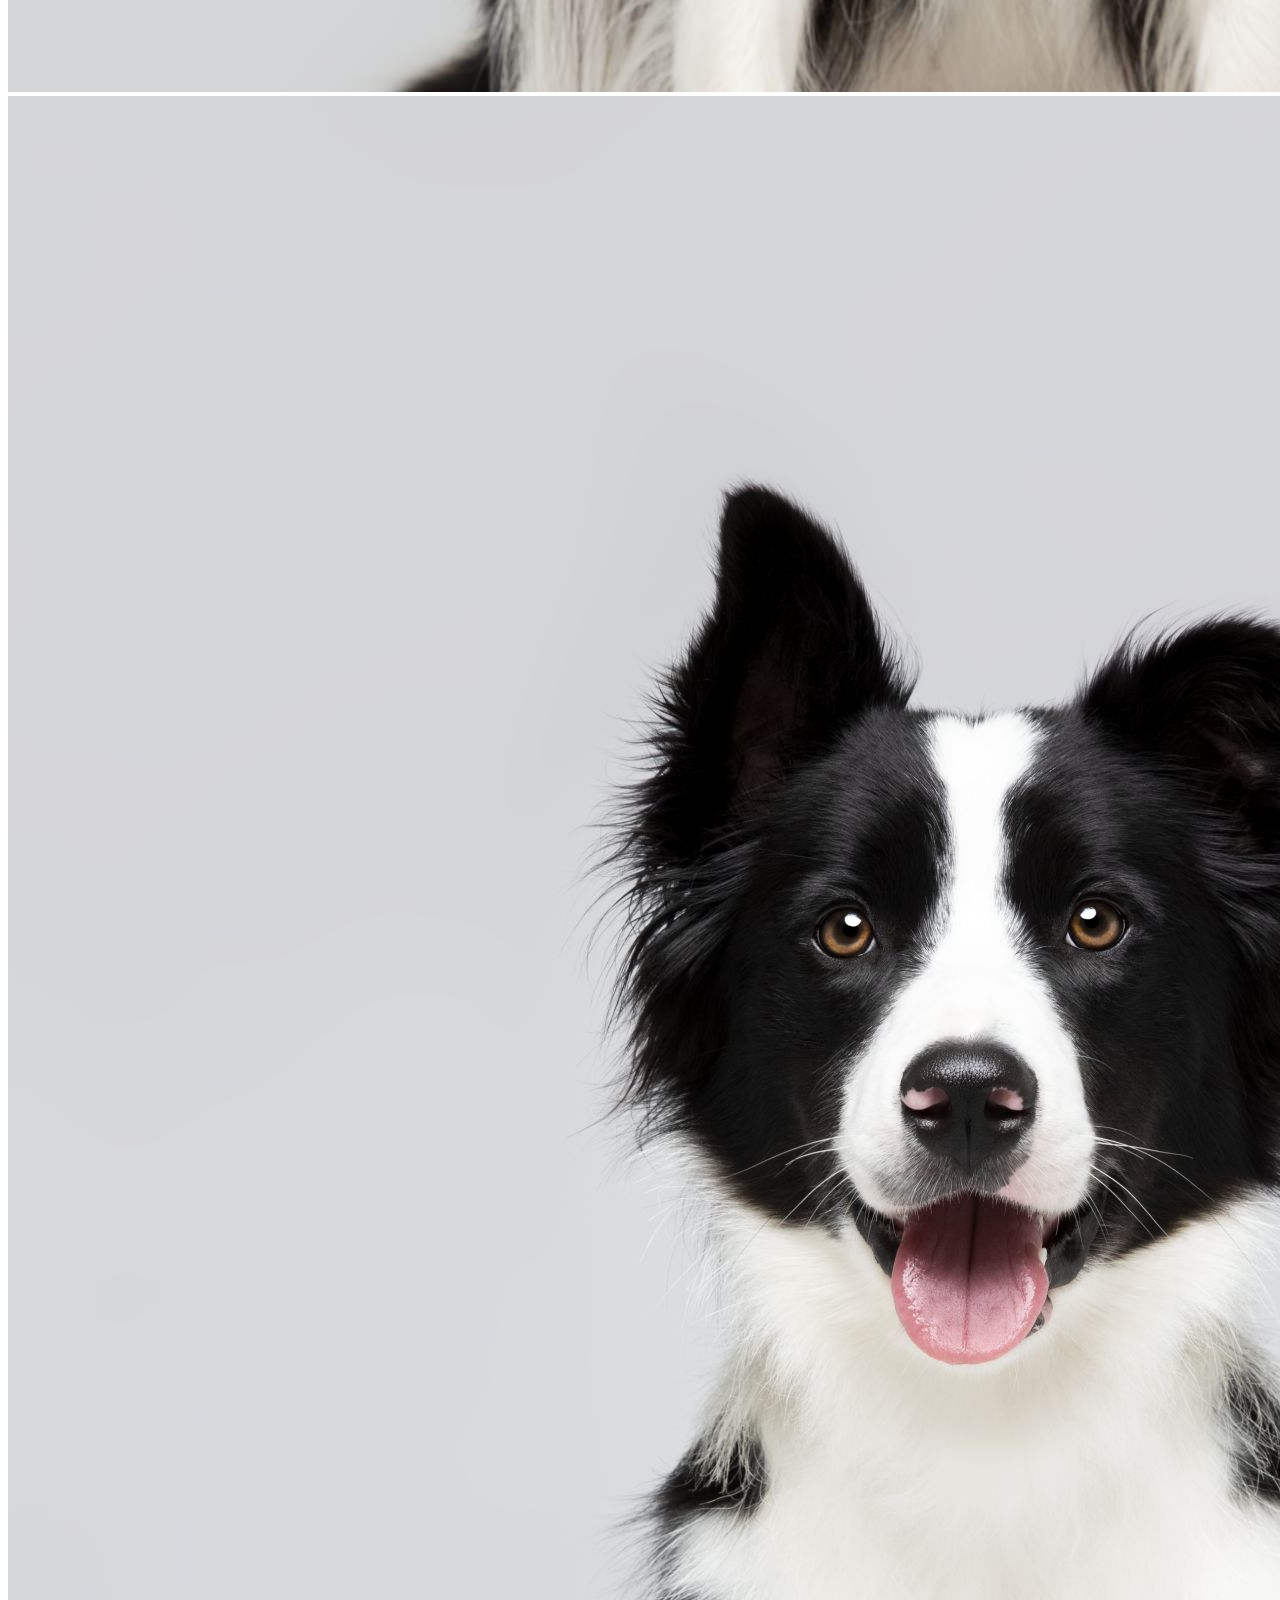
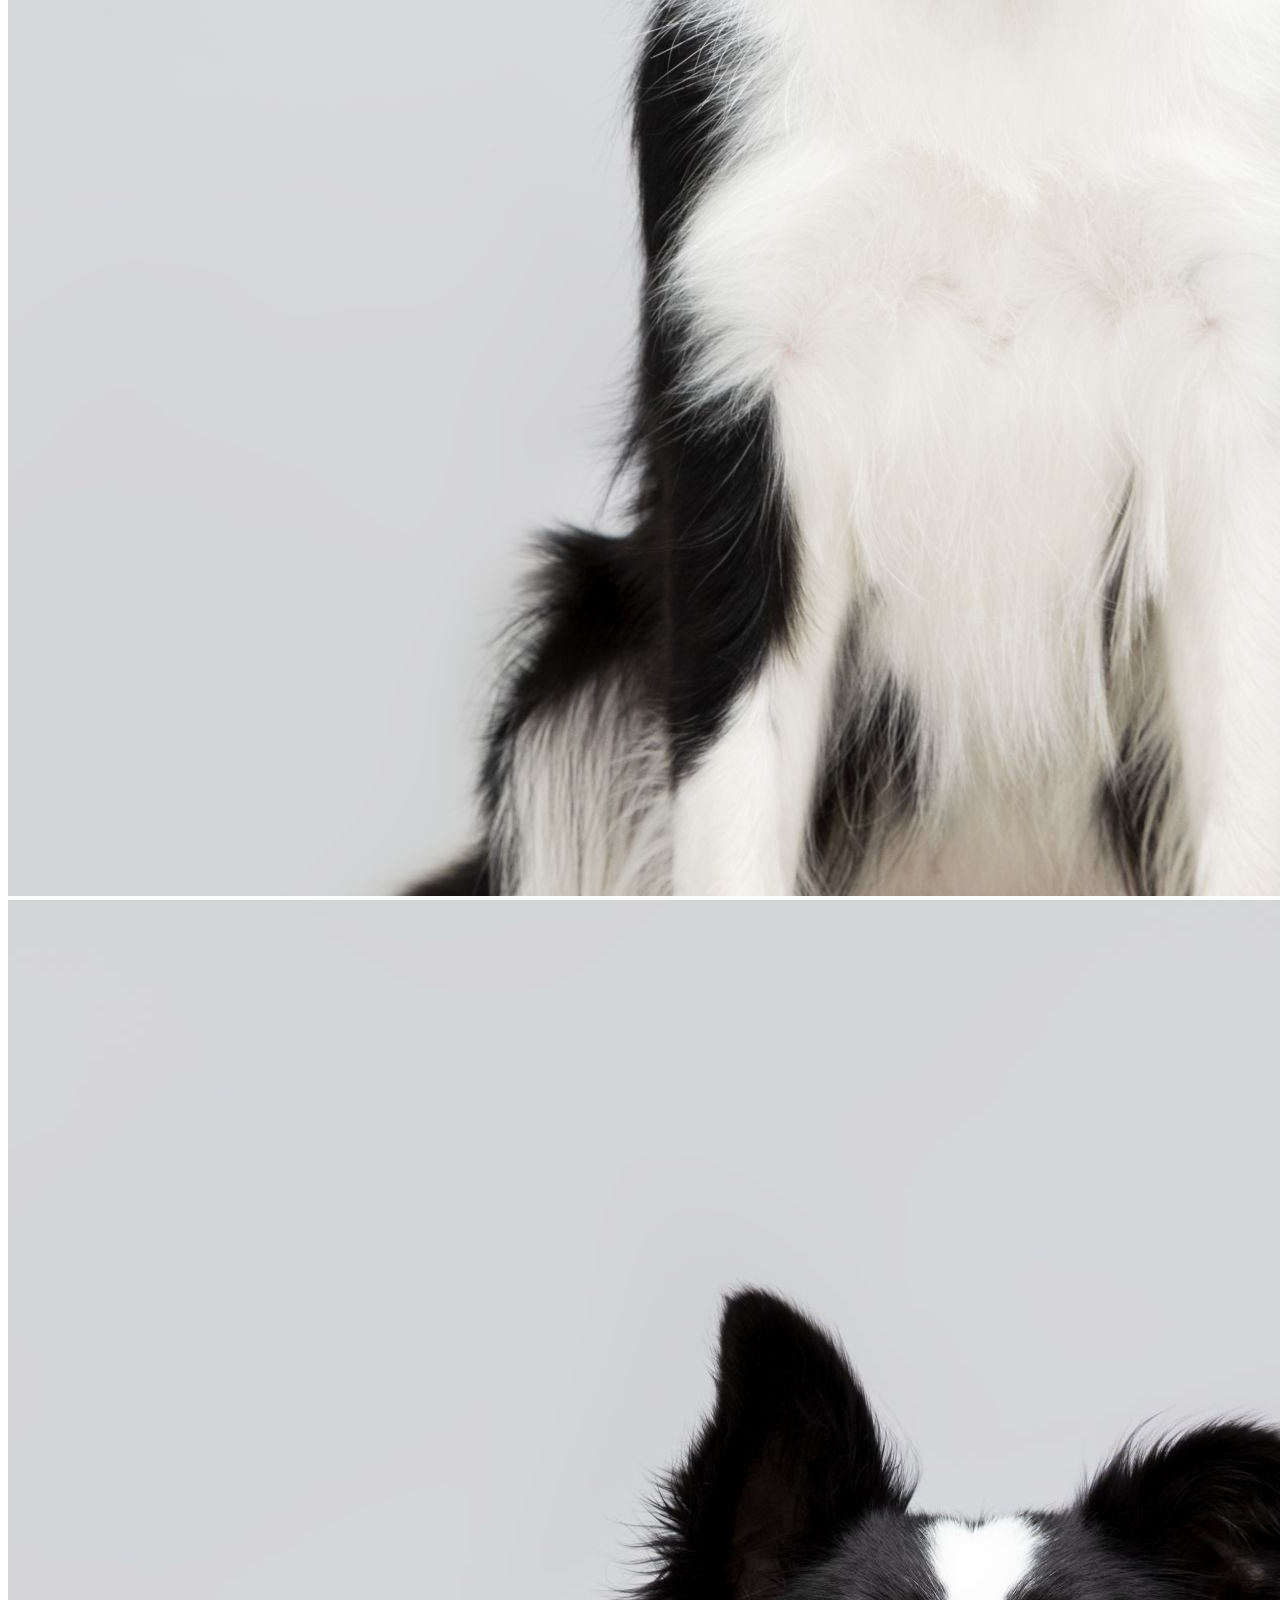
<file: bootstrap/index.html>
<!DOCTYPE html>
<html lang="en">
  <head>
    <!-- Required meta tags -->
    <meta charset="utf-8" />
    <meta name="viewport" content="width=device-width, initial-scale=1" />

    <!-- Bootstrap CSS -->
    <link
      href="https://cdn.jsdelivr.net/npm/bootstrap@5.1.3/dist/css/bootstrap.min.css"
      rel="stylesheet"
      integrity="sha384-1BmE4kWBq78iYhFldvKuhfTAU6auU8tT94WrHftjDbrCEXSU1oBoqyl2QvZ6jIW3"
      crossorigin="anonymous"
    />
    <link rel="stylesheet" href="style.css" />
    <title>Проба бутстрап</title>
  </head>
  <body>
    <nav class="navbar navbar-expand-lg navbar-dark bg-violet">
      <div class="container">
        <a class="navbar-brand" href="#">Navbar</a>
        <button
          class="navbar-toggler"
          type="button"
          data-bs-toggle="collapse"
          data-bs-target="#navbarSupportedContent"
          aria-controls="navbarSupportedContent"
          aria-expanded="false"
          aria-label="Toggle navigation"
        >
          <span class="navbar-toggler-icon"></span>
        </button>
        <div class="collapse navbar-collapse" id="navbarSupportedContent">
          <ul class="navbar-nav ms-auto mb-2 mb-lg-0">
            
            <li class="nav-item">
              <a class="nav-link" href="#">Link</a>
            </li>
            <li class="nav-item dropdown">
              <a
                class="nav-link dropdown-toggle"
                href="#"
                id="navbarDropdown"
                role="button"
                data-bs-toggle="dropdown"
                aria-expanded="false"
              >
                Dropdown
              </a>
              <ul class="dropdown-menu" aria-labelledby="navbarDropdown">
                <li><a class="dropdown-item" href="#">Action</a></li>
                <li><a class="dropdown-item" href="#">Another action</a></li>
                <li><a class="dropdown-item" href="#">Action</a></li>
                <li><a class="dropdown-item" href="#">Another action</a></li>
                <li><hr class="dropdown-divider" /></li>
                <li>
                  <a class="dropdown-item" href="#">Something else here</a>
                </li>
              </ul>
            </li>
            <li class="nav-item">
              <a
                class="nav-link disabled"
                href="#"
                tabindex="-1"
                aria-disabled="true"
                >Disabled</a
              >
            </li>
          </ul>
          <form class="d-flex">
            <input
              class="form-control me-2"
              type="search"
              placeholder="Search"
              aria-label="Search"
            />
            <button class="btn btn-light" type="submit">
              Search
            </button>
          </form>
        </div>
      </div>
    </nav>

    <h1 class="display-1">Выразительный заголовок</h1>

    <div class="container">
      <div class="row justify-content-around">
        <div class="card" style="width: 18rem">
          <img src="img/dog.jpg" class="card-img-top" alt="..." />
          <div class="card-body">
            <h5 class="card-title">Моя карточка</h5>
            <p class="card-text">
              Какой-то описательный текст для этой карточки
            </p>
            <div class="row">
              <a href="#" class="btn btn-primary">Подробнее</a>
            </div>
          </div>
        </div>

        <div class="card" style="width: 18rem">
          <img src="img/dog.jpg" class="card-img-top" alt="..." />
          <div class="card-body">
            <h5 class="card-title">Моя карточка</h5>
            <p class="card-text">
              Какой-то описательный текст для этой карточки
            </p>
            <div class="row">
              <a href="#" class="btn btn-primary">Подробнее</a>
            </div>
          </div>
        </div>

        <div class="card" style="width: 18rem">
          <img src="img/dog.jpg" class="card-img-top" alt="..." />
          <div class="card-body">
            <h5 class="card-title">Моя карточка</h5>
            <p class="card-text">
              Какой-то описательный текст для этой карточки
            </p>
            <div class="row">
              <a href="#" class="btn btn-primary">Подробнее</a>
            </div>
          </div>
        </div>

        <div class="card" style="width: 18rem">
          <img src="img/dog.jpg" class="card-img-top" alt="..." />
          <div class="card-body">
            <h5 class="card-title">Моя карточка</h5>
            <p class="card-text">
              Какой-то описательный текст для этой карточки
            </p>
            <div class="row">
              <a href="#" class="btn btn-primary">Подробнее</a>
            </div>
          </div>
        </div>
      </div>
    </div>

    <!-- карусель -->

    <div
      id="carouselExampleIndicators"
      class="carousel slide"
      data-bs-ride="carousel"
    >
      <div class="carousel-indicators">
        <button
          type="button"
          data-bs-target="#carouselExampleIndicators"
          data-bs-slide-to="0"
          class="active"
          aria-current="true"
          aria-label="Slide 1"
        ></button>
        <button
          type="button"
          data-bs-target="#carouselExampleIndicators"
          data-bs-slide-to="1"
          aria-label="Slide 2"
        ></button>
        <button
          type="button"
          data-bs-target="#carouselExampleIndicators"
          data-bs-slide-to="2"
          aria-label="Slide 3"
        ></button>
      </div>
      <div class="carousel-inner">
        <div class="carousel-item active">
          <img src="img/dog.jpg" class="d-block w-100" alt="..." />
        </div>
        <div class="carousel-item">
          <img src="img/dog.jpg" class="d-block w-100" alt="..." />
        </div>
        <div class="carousel-item">
          <img src="img/dog.jpg" class="d-block w-100" alt="..." />
        </div>
      </div>
      <button
        class="carousel-control-prev"
        type="button"
        data-bs-target="#carouselExampleIndicators"
        data-bs-slide="prev"
      >
        <span class="carousel-control-prev-icon" aria-hidden="true"></span>
        <span class="visually-hidden">Предыдущий</span>
      </button>
      <button
        class="carousel-control-next"
        type="button"
        data-bs-target="#carouselExampleIndicators"
        data-bs-slide="next"
      >
        <span class="carousel-control-next-icon" aria-hidden="true"></span>
        <span class="visually-hidden">Следующий</span>
      </button>
    </div>

    <!-- Optional JavaScript; choose one of the two! -->

    <!-- Option 1: Bootstrap Bundle with Popper -->
    <script
      src="https://cdn.jsdelivr.net/npm/bootstrap@5.1.3/dist/js/bootstrap.bundle.min.js"
      integrity="sha384-ka7Sk0Gln4gmtz2MlQnikT1wXgYsOg+OMhuP+IlRH9sENBO0LRn5q+8nbTov4+1p"
      crossorigin="anonymous"
    ></script>

    <!-- Option 2: Separate Popper and Bootstrap JS -->
    <!--
    <script src="https://cdn.jsdelivr.net/npm/@popperjs/core@2.10.2/dist/umd/popper.min.js" integrity="sha384-7+zCNj/IqJ95wo16oMtfsKbZ9ccEh31eOz1HGyDuCQ6wgnyJNSYdrPa03rtR1zdB" crossorigin="anonymous"></script>
    <script src="https://cdn.jsdelivr.net/npm/bootstrap@5.1.3/dist/js/bootstrap.min.js" integrity="sha384-QJHtvGhmr9XOIpI6YVutG+2QOK9T+ZnN4kzFN1RtK3zEFEIsxhlmWl5/YESvpZ13" crossorigin="anonymous"></script>
    -->
  </body>
</html>
</file>
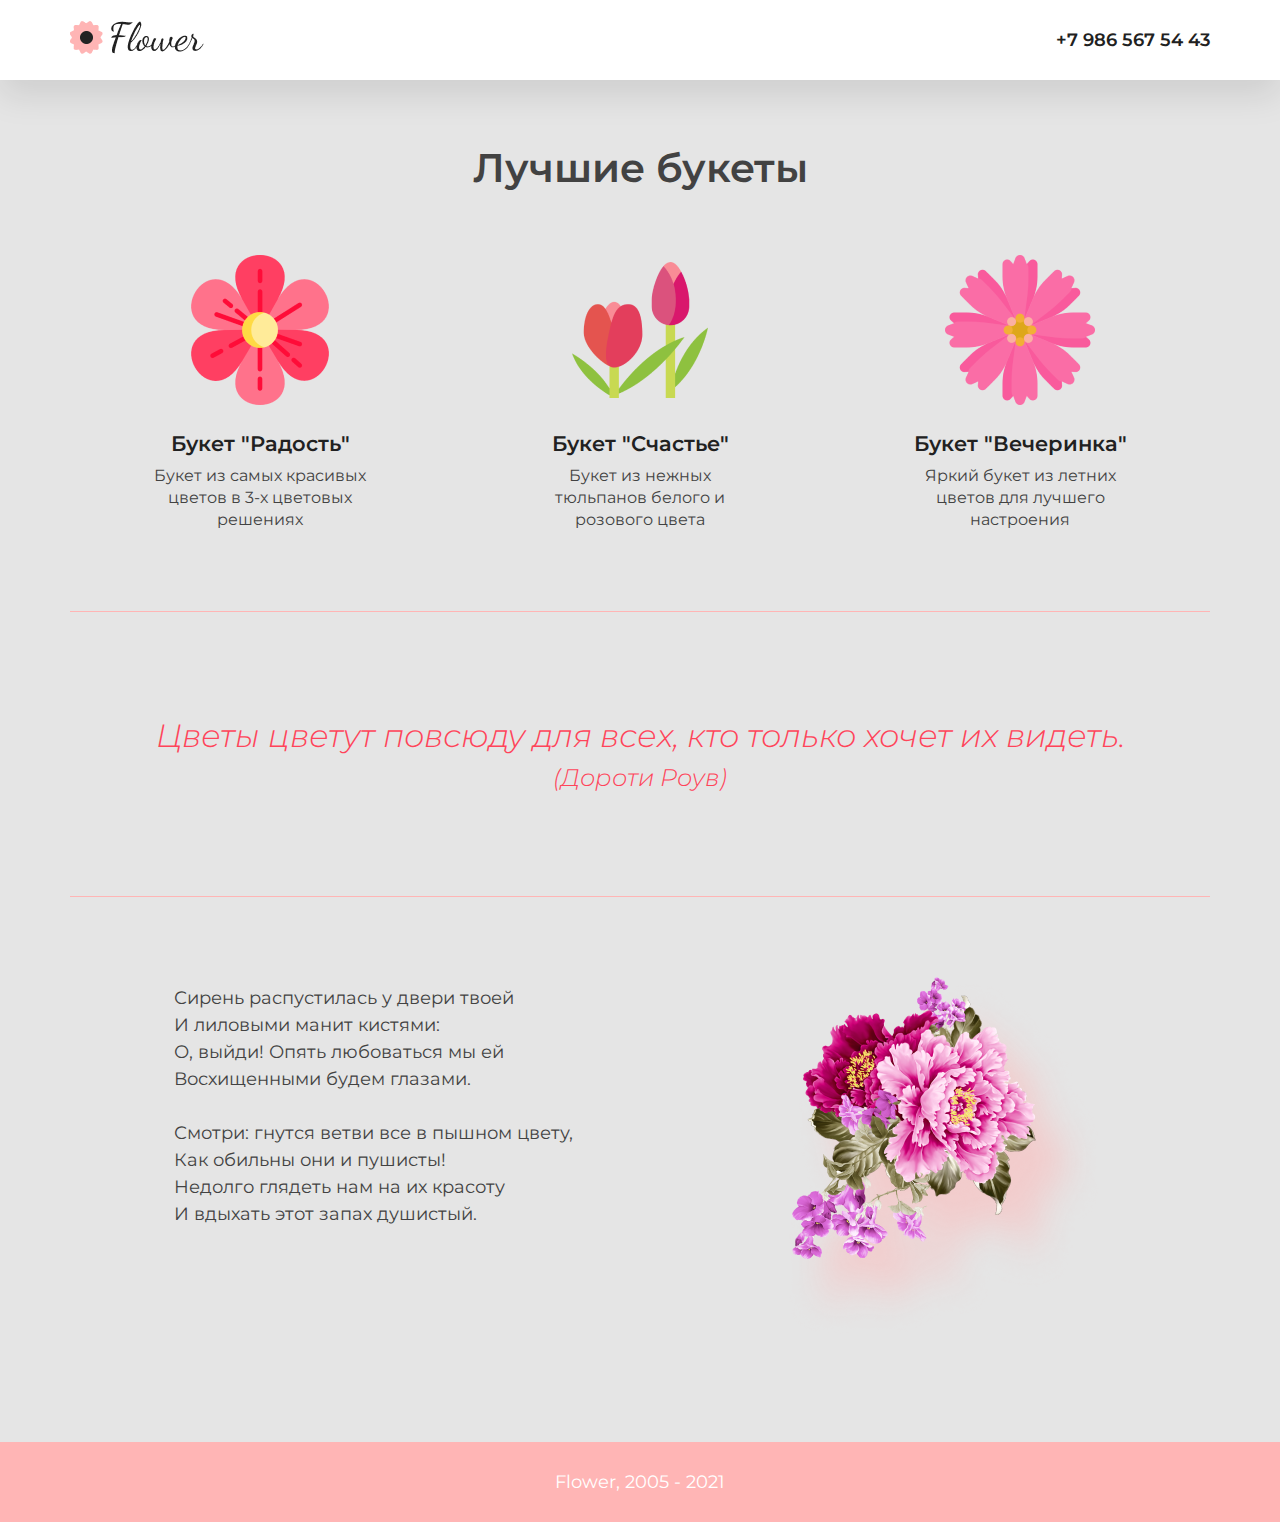
<file: HW1/index.html>
<!DOCTYPE html>
<html lang="en">
  <head>
    <meta charset="UTF-8" />
    <meta http-equiv="X-UA-Compatible" content="IE=edge" />
    <meta name="viewport" content="width=device-width, initial-scale=1.0" />
    <title>Flower</title>
    <link rel="stylesheet" href="style.css" />
    <link href="https://fonts.googleapis.com/css2?family=Montserrat:ital,wght@0,300;0,400;0,600;1,300&display=swap" rel="stylesheet">
  </head>
  <body>
    <!-- шапка -->
    <header>
      <div class="container header">
        <div class="logo"><img src="pic/logo.png" alt="" /></div>
        <div class="contacts">+7 986 567 54 43</div>
      </div>
    </header>
    <!-- основной контент -->
    <div class="container">

      <section class="best-section">
        <h1 class="best-section-header">Лучшие букеты</h1>

        <div class="best-section-items">

        <div class="best-section-item">
          <div class="best-section-item-img">
            <img src="pic/flower.png" alt="" />
          </div>
          <h3 class="best-section-item-header">Букет "Радость"</h3>
          <p class="best-section-item-text">
            Букет из самых красивых цветов в 3-х цветовых решениях
          </p>
        </div>
        <div class="best-section-item">
          <div class="best-section-item-img">
            <img src="pic/tulip.png" alt="" />
          </div>
          <h3 class="best-section-item-header">Букет "Счастье"</h3>
          <p class="best-section-item-text">
            Букет из нежных тюльпанов белого и розового цвета
          </p>
        </div>
        <div class="best-section-item">
          <div class="best-section-item-img">
            <img src="pic/pink-cosmos.png" alt="" />
          </div>
          <h3 class="best-section-item-header">Букет "Вечеринка"</h3>
          <p class="best-section-item-text">
            Яркий букет из летних цветов для лучшего настроения
          </p>
        </div>
        
    </div>
      </section>

      <section class="cite-section">
          <p class="cite-section-text">Цветы цветут повсюду для всех, кто только хочет их видеть.</p>
          <p class="cite-section-author">(Дороти Роув)</p>
      </section>

      <section class="poem-section">
          <p class="poem-section-text">
            Сирень распустилась у двери твоей <br>
            И лиловыми манит кистями: <br> 
            О, выйди! Опять любоваться мы ей <br>
            Восхищенными будем глазами. <br> <br> 
            Смотри: гнутся ветви все в пышном цвету, <br>
            Как обильны они и пушисты! <br>
            Недолго глядеть нам на их красоту <br>
            И вдыхать этот запах душистый.
          </p>
          <div class="poem-section-img"><img src="pic/big-flower.png" alt=""></div>
      </section>

    </div>

    <footer>
        <p class="footer-text">Flower, 2005 - 2021</p>
    </footer>


  </body>
</html>
</file>
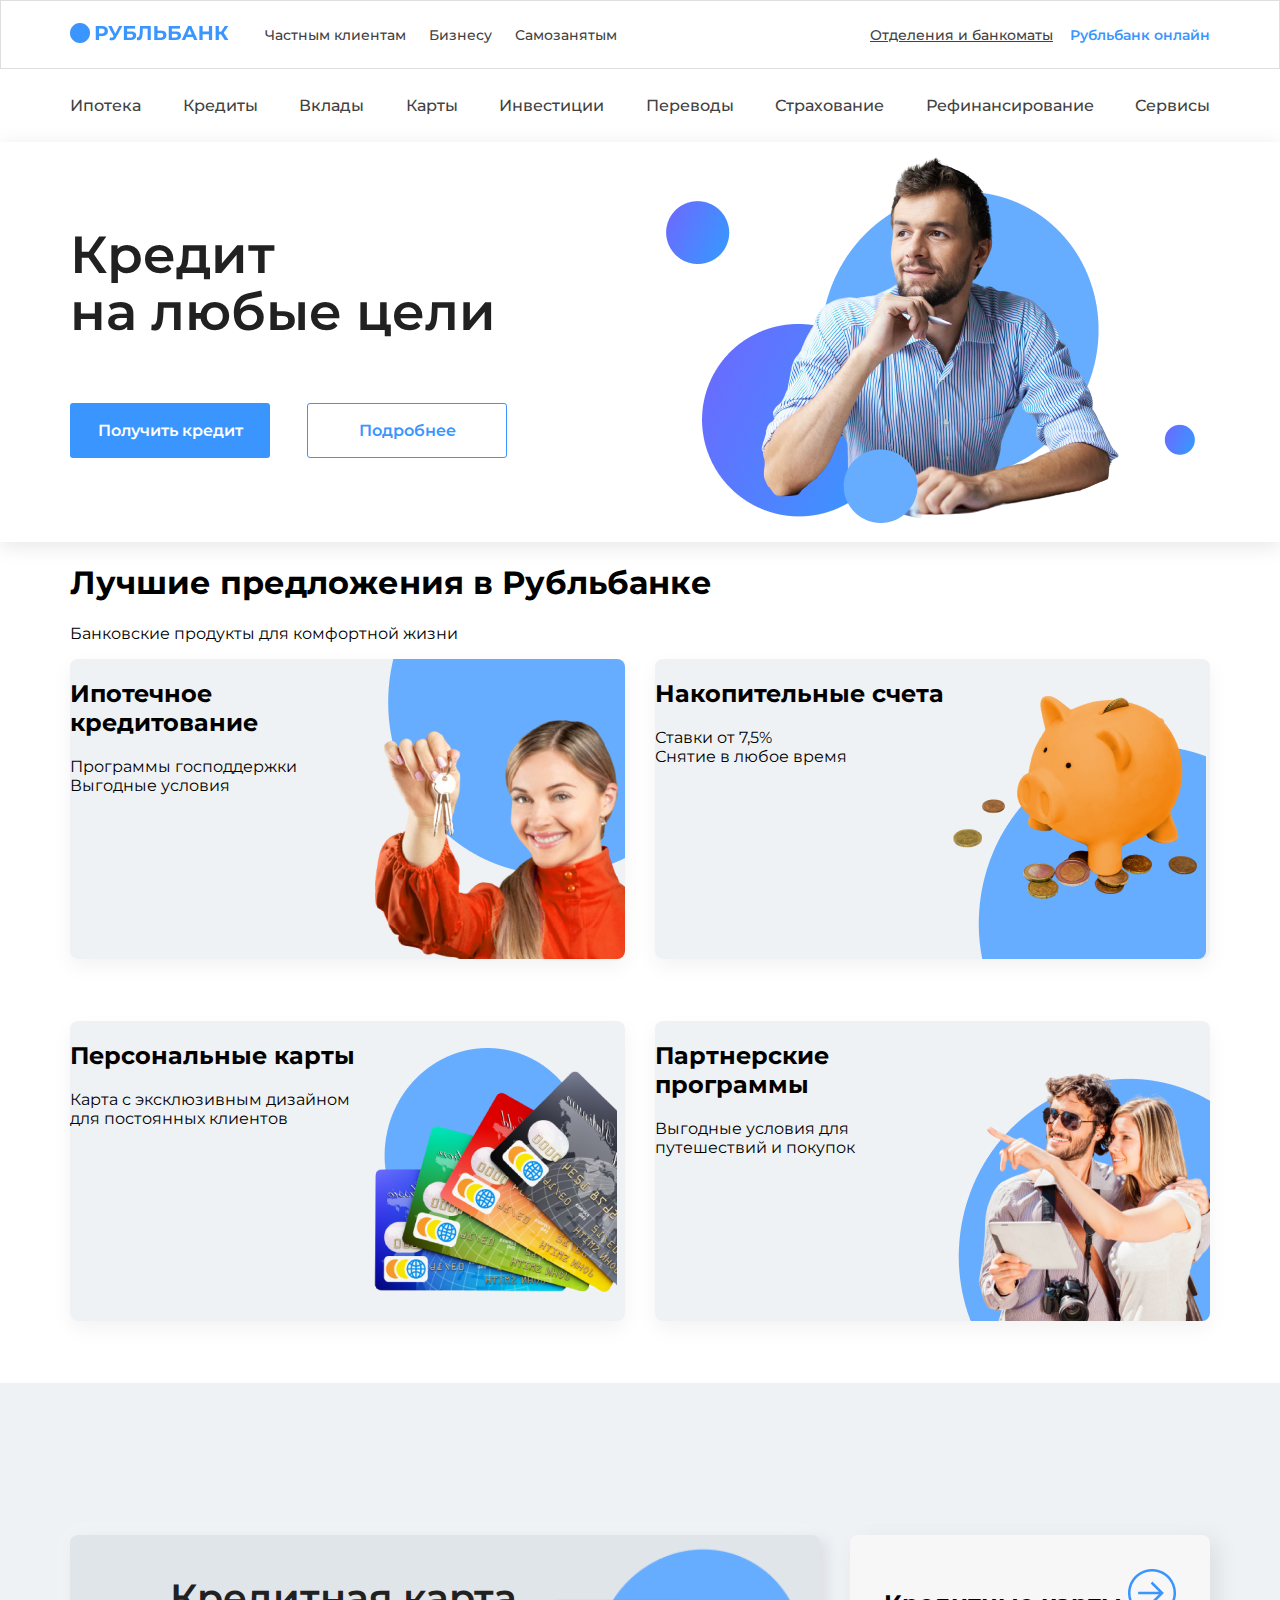
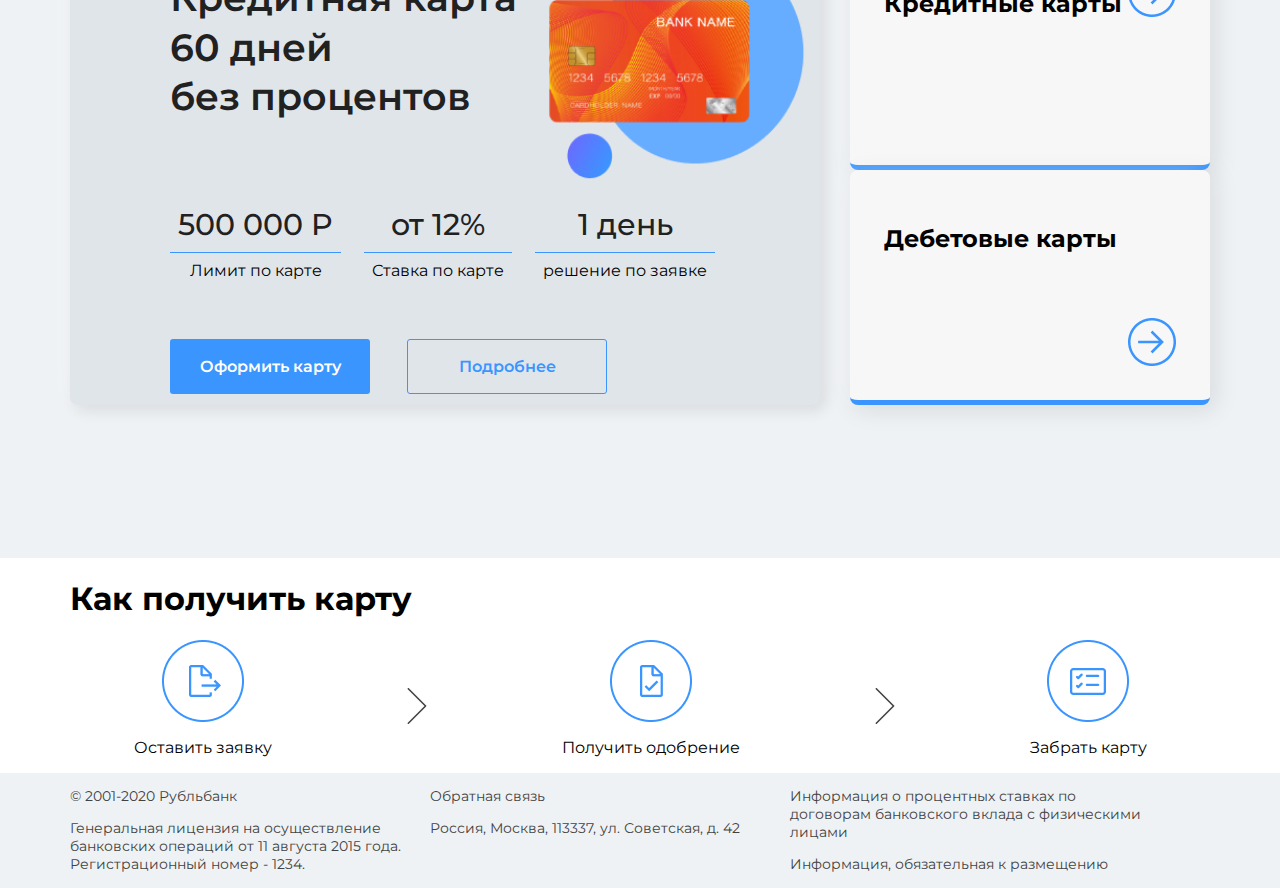
<file: lesson3/index.html>
<!DOCTYPE html>
<html lang="en">
  <head>
    <meta charset="UTF-8" />
    <meta http-equiv="X-UA-Compatible" content="IE=edge" />
    <meta name="viewport" content="width=1200px"/>
    <title>Rublebank</title>
    <link rel="stylesheet" href="style.css" />
    <link rel="preconnect" href="https://fonts.googleapis.com" />
    <link rel="preconnect" href="https://fonts.gstatic.com" crossorigin />
    <link
      href="https://fonts.googleapis.com/css2?family=Montserrat:wght@400;500;600&display=swap"
      rel="stylesheet"
    />
  </head>
  <body>
    <!-- шапка  -->
    <header>
      <div class="header-top">
        <div class="container">
          <div class="header-top-info">
            <a href="index.html">
              <div class="logo">
                <img src="img/logo-rublebank.png" alt="" srcset="" />
                </div>
              </a>
            <nav class="top-menu">
              <ul class="top-menu-list top-menu-list-left">
                <li><a href="">Частным клиентам</a></li>
                <li><a href="">Бизнесу</a></li>
                <li><a href="">Самозанятым</a></li>
              </ul>
              <ul class="top-menu-list top-menu-list-right">
                <li><a href="">Отделения и банкоматы</a></li>
                <li class="list-blue"><a href="">Рубльбанк онлайн</a></li>
              </ul>
            </nav>
          </div>
        </div>
      </div>
      <div class="header-bottom">
        <div class="container">
          <nav class="main-menu">
            <ul class="main-menu-list">
              <li><a href="">Ипотека</a></li>
              <li><a href="">Кредиты</a></li>
              <li><a href="">Вклады</a></li>
              <li><a href="cards.html">Карты</a></li>
              <li><a href="">Инвестиции</a></li>
              <li><a href="">Переводы</a></li>
              <li><a href="">Страхование</a></li>
              <li><a href="">Рефинансирование</a></li>
              <li><a href="">Сервисы</a></li>
            </ul>
          </nav>
        </div>
      </div>
    </header>

    <!-- баннер -->
    <div class="main-banner">
      <div class="container">
        <div class="main-banner-info">
          <div class="banner-offer">
            <div class="banner-offer-text">
              Кредит <br />
              на любые цели
            </div>
            <div class="buttons">
              <a href="" class="btn btn-primary">Получить кредит</a>
              <a href="" class="btn btn-secondary">Подробнее</a>
            </div>
          </div>
          <img src="img/banner-pic.png" alt="" />
        </div>
      </div>
    </div>

    <!-- лучшие предложения -->
    <section class="offers">
      <div class="container">
        <h1>Лучшие предложения в Рубльбанке</h1>
        <p>Банковские продукты для комфортной жизни</p>
        <div class="offers-info">
          <div class="offers-info-item">
            <div class="info-item-text">
              <h2>Ипотечное кредитование</h2>
              <p>
                Программы господдержки <br />
                Выгодные условия
              </p>
            </div>
            <img src="img/ipoteka.png" alt="" />
          </div>
          <div class="offers-info-item">
            <div class="info-item-text">
              <h2>Накопительные счета</h2>
              <p>
                Ставки от 7,5% <br />
                Снятие в любое время
              </p>
            </div>
            <img src="img/cash.png" alt="" />
          </div>
          <div class="offers-info-item">
            <div class="info-item-text">
              <h2>Персональные карты</h2>
              <p>
                Карта с эксклюзивным дизайном <br />
                для постоянных клиентов
              </p>
            </div>
            <img src="img/card-personal.png" alt="" />
          </div>
          <div class="offers-info-item">
            <div class="info-item-text">
              <h2>Партнерские программы</h2>
              <p>Выгодные условия для путешествий и покупок</p>
            </div>
            <img src="img/card-partners.png" alt="" />
          </div>
        </div>
      </div>
    </section>

    <!-- кредиты -->
    <section class="credits">
      <div class="credits-wrap">
        <div class="container">
          <div class="credits-info">
            <!-- карта 60 дней -->
            <div class="credits-60">
              <div class="credits-60-head">
                <p>
                  Кредитная карта <br />60 дней <br />
                  без процентов
                </p>
                <img src="img/card-60.png" alt="" />
              </div>

              <div class="credits-60-items">
                <div class="credits-60-item">
                  <p class="credits-60-item-head">500 000 P</p>
                  <p>Лимит по карте</p>
                </div>
                <div class="credits-60-item">
                  <p class="credits-60-item-head">от 12%</p>
                  <p>Ставка по карте</p>
                </div>
                <div class="credits-60-item">
                  <p class="credits-60-item-head">1 день</p>
                  <p>решение по заявке</p>
                </div>
              </div>
              <div class="buttons">
                <a href="" class="btn btn-primary">Оформить карту</a>
                <a href="" class="btn btn-secondary">Подробнее</a>
              </div>
            </div>
            <!-- боковой блок - ссылки на карты -->
            <div class="credits-side">
              <div class="credits-side-link">
                <h2>Кредитные карты</h2>
                <a href="cards.html"><img src="img/arrow-blue.png" alt="" /></a>
              </div>
              <div class="credits-side-link">
                <h2>Дебетовые карты</h2>
                <img src="img/arrow-blue.png" alt="" />
              </div>
            </div>
          </div>
        </div>
      </div>
    </section>

    <!-- как получить карту  -->
    <div class="container">
      <h1>Как получить карту</h1>
      <div class="get-card">
        <div class="get-card-item">
          <img src="img/apply.png" alt="" />
          <p>Оставить заявку</p>
        </div>
        <img src="img/right-arrow-grey.png" alt="" />
        <div class="get-card-item">
          <img src="img/offer.png" alt="" />
          <p>Получить одобрение</p>
        </div>
        <img src="img/right-arrow-grey.png" alt="" />
        <div class="get-card-item">
          <img src="img/take-card.png" alt="" />
          <p>Забрать карту</p>
        </div>
      </div>
    </div>

    <!-- подвал -->
    <footer>
      <div class="container">
        <div class="footer-info">
          <div class="footer-info-item">
            <p>&copy 2001-2020 Рубльбанк</p>
            <p>
              Генеральная лицензия на осуществление банковских операций от 11
              августа 2015 года. Регистрационный номер - 1234.
            </p>
          </div>
          <div class="footer-info-item">
            <p>Обратная связь</p>
            <p>Россия, Москва, 113337, ул. Советская, д. 42</p>
          </div>
          <div class="footer-info-item">
            <p>
              Информация о процентных ставках по договорам банковского вклада с
              физическими лицами
            </p>
            <p>Информация, обязательная к размещению</p>
          </div>
        </div>
      </div>
    </footer>
  </body>
</html>
</file>
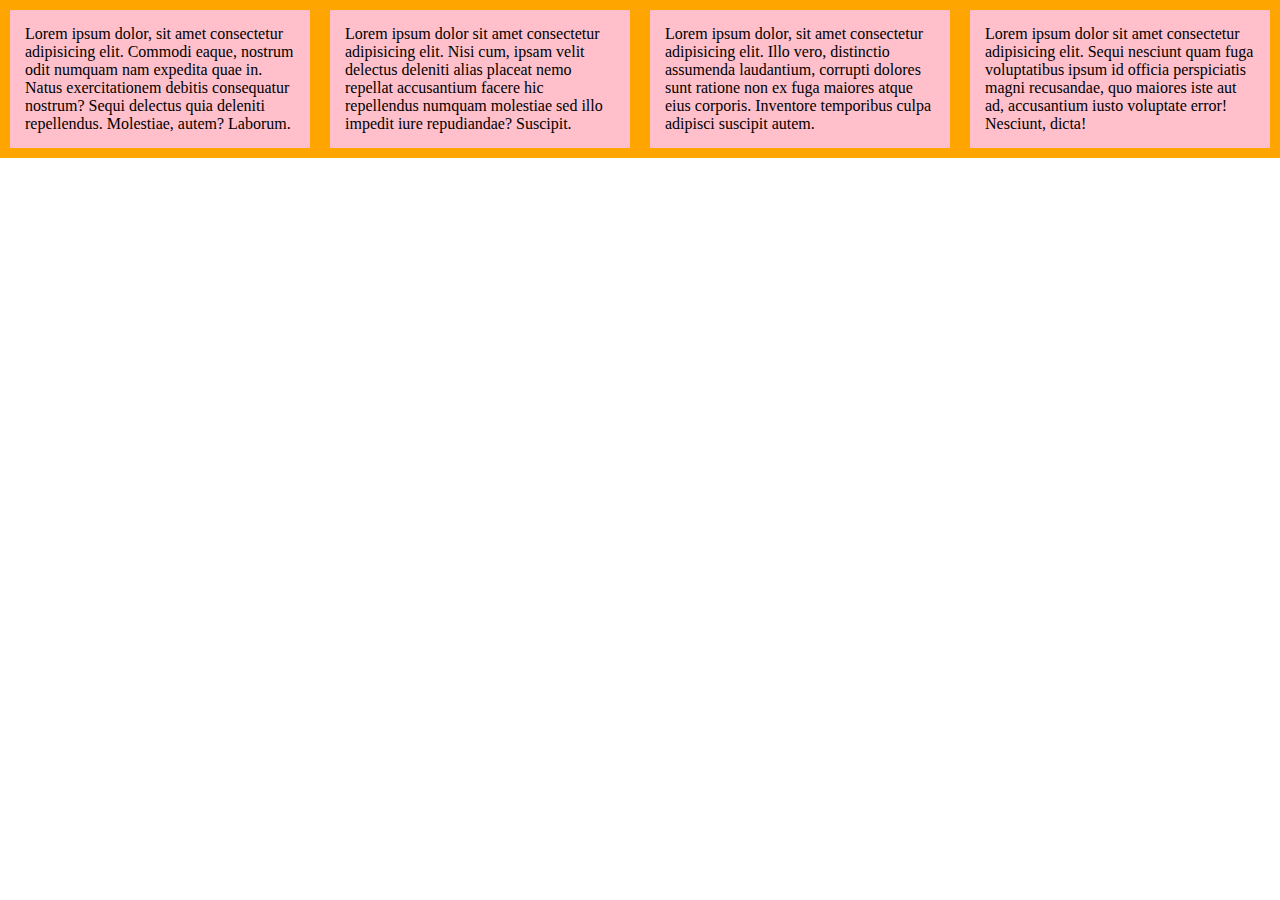
<file: lesson4/index.html>
<!DOCTYPE html>
<html lang="en">
  <head>
    <meta charset="UTF-8" />
    <meta http-equiv="X-UA-Compatible" content="IE=edge" />
    <meta name="viewport" content="width=device-width, initial-scale=1.0" />
    <title>Пробуем адаптировать</title>
    <link rel="stylesheet" href="style.css" />
  </head>
  <body>
    <div class="orange">
      <div class="pink">
        Lorem ipsum dolor, sit amet consectetur adipisicing elit. Commodi eaque,
        nostrum odit numquam nam expedita quae in. Natus exercitationem debitis
        consequatur nostrum? Sequi delectus quia deleniti repellendus.
        Molestiae, autem? Laborum.
      </div>
      <div class="pink">
        Lorem ipsum dolor sit amet consectetur adipisicing elit. Nisi cum, ipsam
        velit delectus deleniti alias placeat nemo repellat accusantium facere
        hic repellendus numquam molestiae sed illo impedit iure repudiandae?
        Suscipit.
      </div>
      <div class="pink">
        Lorem ipsum dolor, sit amet consectetur adipisicing elit. Illo vero,
        distinctio assumenda laudantium, corrupti dolores sunt ratione non ex
        fuga maiores atque eius corporis. Inventore temporibus culpa adipisci
        suscipit autem.
      </div>
      <div class="pink block1">
        Lorem ipsum dolor sit amet consectetur adipisicing elit. Sequi nesciunt
        quam fuga voluptatibus ipsum id officia perspiciatis magni recusandae,
        quo maiores iste aut ad, accusantium iusto voluptate error! Nesciunt,
        dicta!
      </div>
    </div>
  </body>
</html>
</file>
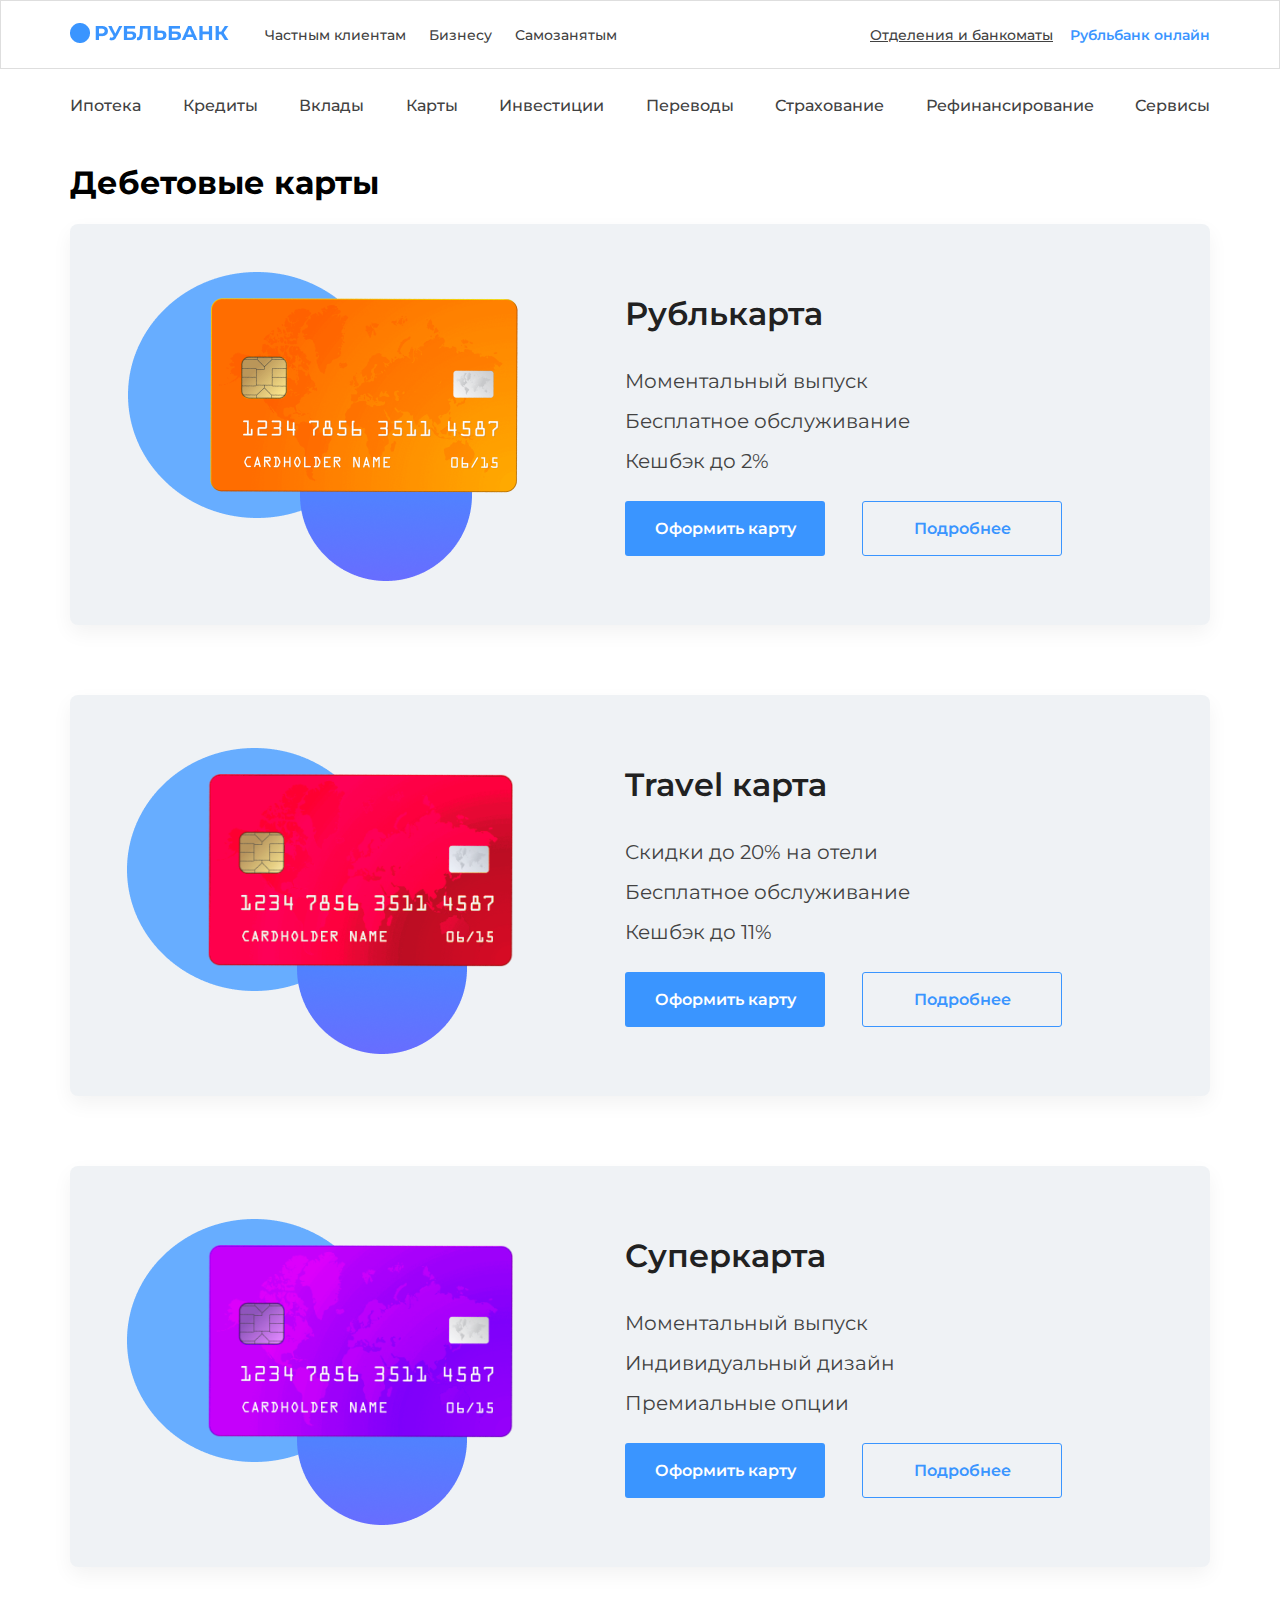
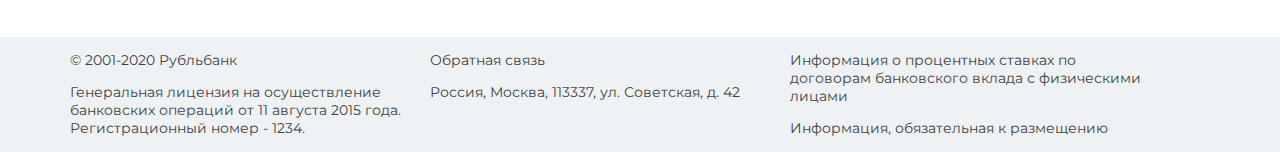
<file: lesson3/cards.html>
<!DOCTYPE html>
<html lang="en">
<head>
    <meta charset="UTF-8">
    <meta http-equiv="X-UA-Compatible" content="IE=edge">
    <meta name="viewport" content="width=device-width, initial-scale=1.0">
    <title>Дебетовые карты</title>
    <link rel="stylesheet" href="style.css">
    <link rel="preconnect" href="https://fonts.googleapis.com" />
    <link rel="preconnect" href="https://fonts.gstatic.com" crossorigin />
    <link
      href="https://fonts.googleapis.com/css2?family=Montserrat:wght@400;500;600&display=swap"
      rel="stylesheet"
    />
</head>
<body>

    <!-- шапка  -->
    <header>
        <div class="header-top">
          <div class="container">
            <div class="header-top-info">
              <a href="index.html">
                <div class="logo">
                  <img src="img/logo-rublebank.png" alt="" srcset="" />
                  </div>
                </a>
              <nav class="top-menu">
                <ul class="top-menu-list top-menu-list-left">
                  <li><a href="">Частным клиентам</a></li>
                  <li><a href="">Бизнесу</a></li>
                  <li><a href="">Самозанятым</a></li>
                </ul>
                <ul class="top-menu-list top-menu-list-right">
                  <li><a href="">Отделения и банкоматы</a></li>
                  <li class="list-blue"><a href="">Рубльбанк онлайн</a></li>
                </ul>
              </nav>
            </div>
          </div>
        </div>
        <div class="header-bottom">
          <div class="container">
            <nav class="main-menu">
              <ul class="main-menu-list">
                <li><a href="">Ипотека</a></li>
                <li><a href="">Кредиты</a></li>
                <li><a href="">Вклады</a></li>
                <li><a href="cards.html">Карты</a></li>
                <li><a href="">Инвестиции</a></li>
                <li><a href="">Переводы</a></li>
                <li><a href="">Страхование</a></li>
                <li><a href="">Рефинансирование</a></li>
                <li><a href="">Сервисы</a></li>
              </ul>
            </nav>
          </div>
        </div>
      </header>

      <!-- контент -->
<div class="container">
    <h1>Дебетовые карты</h1>
    <section class="debet-cards">

        <div class="debet-cards-item">
            <img src="img/debet-card.png" alt="">
            <div class="debet-cards-item-info">
              <h2>Рублькарта</h2>
              <p>Моментальный выпуск <br> Бесплатное обслуживание <br> Кешбэк до 2%</p>
              <div class="buttons">
                <a href="" class="btn btn-primary">Оформить карту</a>
              <a href="" class="btn btn-secondary">Подробнее</a>
              </div>
            </div>
        </div>

        <div class="debet-cards-item">
          <img src="img/travel-card.png" alt="">
            <div class="debet-cards-item-info">
              <h2>Travel карта</h2>
              <p>Скидки до 20% на отели <br> Бесплатное обслуживание <br> Кешбэк до 11%</p>
              <div class="buttons">
                <a href="" class="btn btn-primary">Оформить карту</a>
              <a href="" class="btn btn-secondary">Подробнее</a>
              </div>
            </div>
        </div>

        <div class="debet-cards-item">
          <img src="img/super-card.png" alt="">
            <div class="debet-cards-item-info">
              <h2>Суперкарта</h2>
              <p>Моментальный выпуск <br> Индивидуальный дизайн <br> Премиальные опции</p>
              <div class="buttons">
                <a href="" class="btn btn-primary">Оформить карту</a>
              <a href="" class="btn btn-secondary">Подробнее</a>
              </div>
            </div>
        </div>

    </section>
</div>




      <!-- подвал -->
    <footer>
        <div class="container">
          <div class="footer-info">
            <div class="footer-info-item">
              <p>&copy 2001-2020 Рубльбанк</p>
              <p>
                Генеральная лицензия на осуществление банковских операций от 11
                августа 2015 года. Регистрационный номер - 1234.
              </p>
            </div>
            <div class="footer-info-item">
              <p>Обратная связь</p>
              <p>Россия, Москва, 113337, ул. Советская, д. 42</p>
            </div>
            <div class="footer-info-item">
              <p>
                Информация о процентных ставках по договорам банковского вклада с
                физическими лицами
              </p>
              <p>Информация, обязательная к размещению</p>
            </div>
          </div>
        </div>
      </footer>
    
</body>
</html>
</file>
<file: bootstrap practice/style.css>
.program-item a {
    text-decoration: none;
}
</file>
<file: bootstrap snowboard/style.css>
@media (max-width: 576px){
    .img-banner h1 {
        text-align: center;
        bottom: 1em !important;
    }
}


.navbar-top {
    background-color: white;
    box-shadow: 0px 3px 15px rgba(0, 0, 0, 0.1);
}

.img-banner {
    position: relative;
}

.img-banner h1 {
    position: absolute;
    left: 2em;
    bottom: 2.5em;
    color: #fff;
    font-weight: 700;
}

.banner-discont {
    height: 100%;
}
</file>
<file: bootstrap/style.css>
.orange {
    background-color: orange;
    height: 500px;
}

.pink {
    background-color: pink;
    border: 1px solid black;
}

.bg-violet {
    background-color: blueviolet;
}
</file>
<file: HW1/style.css>
body {
    margin: 0;
    background-color: #E5E5E5;
    font-family: 'Montserrat', 'Arial', sans-serif;
    font-size: 18px;
}

.container {
    width: 1140px;
    margin: 0 auto;
}

/* шапка */
header {
    height: 80px;
    background-color: #fff;
    box-shadow: 0px 15px 35px rgba(0, 0, 0, 0.1);
}

.container.header {
    height: 80px;
    display: flex;
    justify-content: space-between;
    align-items: center;
}

.contacts {
    font-weight: 600;
    color: #212121;
}

/* раздел лучшие букеты */
.best-section-header {
    margin: 63px auto;
    color: #424242;
    font-size: 40px;
    font-weight: 600;
    line-height: 49px;
    text-align: center;
}

.best-section-items {
    display: flex;
    justify-content: space-around;
    margin-bottom: 80px;
}

.best-section-item {
    width: 215px;
    display: flex;
    flex-direction: column;
    align-items: center;
}

.best-section-item-header {
    color: #212121;
    font-weight: 600;
    line-height: 22px;
    margin: 23px 0 10px 0;
}

.best-section-item-text {
    color: #424242;
    font-size: 16px;
    line-height: 22px;
    text-align: center;
    margin: 0;
}

/* раздел цитата */
.cite-section {
border-top: 1px solid #FFB5B5;
border-bottom: 1px solid #FFB5B5;
}

.cite-section-text {
    margin: 100px auto 0 auto;
    font-size: 32px;
    font-weight: 300;
    font-style: italic;
    line-height: 48px;
    color: #FF445A;
    text-align: center;
}

.cite-section-author {
    margin: 0 auto 100px auto;
    font-size: 24px;
    font-weight: 300;
    font-style: italic;
    line-height: 36px;
    color: #FF445A;
    text-align: center;
}

/* раздел стихи */
.poem-section {
    display: flex;
    justify-content: space-around;
}

.poem-section-text {
    margin: 88px 0;
    font-weight: 400;
    line-height: 27px;
    color: #424242;
}

.poem-section-img {
    margin: 80px 0;
}

/* подвал */
footer {
    height: 80px;
background-color: #FFB5B5;
}

.footer-text {
    font-weight: 400;
    line-height: 27px;
    color: #fff;
    text-align: center;
    padding: 27px 0 26px 0;

}
</file>
<file: lesson3/style.css>
/* общие стили */
body {
  font-family: "Montserrat", sant-serif;
  margin: 0;
}

ul {
  margin: 0;
  padding: 0;
  list-style: none;
}

.container {
  width: 1140px;
  margin: 0 auto;
}

.buttons {
  display: flex;
  justify-content: space-between;
  width: 437px;
}
.btn {
  width: 200px;
  height: 55px;
  font-weight: 600;
  font-size: 16px;
  border-radius: 3px;
  text-decoration: none;
  display: flex;
  justify-content: center;
  align-items: center;
  box-sizing: border-box;
}

.btn-primary {
  background-color: #3a95ff;
  color: #fff;
}

.btn-secondary {
  border: 1px solid #3a95ff;
  color: #3a95ff;
}

/* стили шапки */
.header-top {
  border: 1px solid #dedede;
}

.header-top-info {
  height: 67px;
  display: flex;
  justify-content: space-between;
  align-items: center;
}

.top-menu {
  width: 945px;
  display: flex;
  justify-content: space-between;
}

.top-menu-list {
  display: flex;
  justify-content: space-between;
  font-size: 14px;
  font-weight: 500;
}

.top-menu-list a {
  color: #424242;
}

.top-menu-list-left {
  width: 352px;
}

.top-menu-list-left a {
  text-decoration: none;
}

.top-menu-list-right {
  width: 340px;
}

.list-blue a {
  color: #3a95ff;
  font-weight: 600;
  text-decoration: none;
}

.main-menu-list {
  height: 73px;
  display: flex;
  justify-content: space-between;
  align-items: center;
}

.main-menu-list a {
  color: #424242;
  font-weight: 500;
  font-size: 16px;
  text-decoration: none;
}

/* стили баннера */
.main-banner {
  box-shadow: 0px 4px 20px rgba(0, 0, 0, 0.1);
}

.main-banner-info {
  display: flex;
  justify-content: space-between;
  align-items: center;
}

.banner-offer-text {
  font-weight: 600;
  font-size: 52px;
  line-height: 110%;
  color: #212121;
  margin-bottom: 63px;
}

/* лучшие предложения */
.offers-info {
  display: flex;
  flex-wrap: wrap;
  justify-content: space-between;
}

.offers-info-item {
  display: flex;
  background: #eff2f5;
  box-shadow: 0px 8px 20px rgba(0, 0, 0, 0.05);
  border-radius: 8px;
  width: 555px;
  margin-bottom: 62px;
}

.offers-info-item img {
  border-radius: 0 8px 8px 0;
}

/* кредиты */
.credits {
  background-color: #eff2f5;
  
}

.credits-wrap {
display: flex;
align-items: center;
height: 775px;
}

.credits-info {
  display: flex;
  justify-content: space-between;
}

.credits-60 {
  width: 750px;
  background: #e0e5ea;
  box-shadow: -5px -5px 25px rgba(255, 255, 255, 0.25),
    5px 5px 15px rgba(0, 0, 0, 0.1);
  border-radius: 8px;
  display: flex;
  flex-wrap: wrap;
  padding-left: 100px;
  box-sizing: border-box;
}

.credits-60-head {
  display: flex;
  justify-content: space-between;
  width: 650px;
}

.credits-60-head p {
  font-weight: 600;
  font-size: 38px;
  line-height: 130%;
  color: #212121;
}

.credits-60-items {
  display: flex;
  justify-content: space-between;
  width: 545px;
  margin-bottom: 40px;
}

.credits-60-item {
  text-align: center;
}

.credits-60-item p {
  margin: 0;
  padding: 8px;
}

.credits-60-item-head {
  font-weight: 500;
  font-size: 30px;
  line-height: 130%;
  color: #212121;
  border-bottom: 1px solid #3a95ff;
  
}

.credits-side-link {
  width: 360px;
  height: 235px;
  display: flex;
  justify-content: space-between;
  background: #f7f7f7;
  box-shadow: -5px -5px 25px rgba(255, 255, 255, 0.25),
    5px 5px 25px rgba(0, 0, 0, 0.1);
  border-radius: 8px;
  border-bottom: 5px solid #3a95ff;
  padding: 34px;
  box-sizing: border-box;
}

.credits-side-link img {
  align-self: flex-end;
}

/* получить карту */
.get-card {
  display: flex;
  justify-content: space-around;
  align-items: center;
}

.get-card-item {
  display: flex;
  flex-direction: column;
  justify-content: center;
  align-items: center;
}

/* подвал */
footer {
  background-color: #eff2f5;
}

.footer-info {
  display: flex;
}

.footer-info-item {
  width: 360px;
}

.footer-info-item p {
  font-weight: 400;
font-size: 14px;
line-height: 130%;
color: #424242;
}


/* страница дебетовые карты */
.debet-cards-item {
  background: #EFF2F5;
box-shadow: 0px 8px 20px rgba(0, 0, 0, 0.05);
border-radius: 8px;
margin-bottom: 70px;
display: flex;
align-items: center;
}

.debet-cards-item p {
  font-weight: 400;
font-size: 20px;
line-height: 200%;
color: #424242;
}

.debet-cards-item h2 {
  font-weight: 600;
font-size: 32px;
line-height: 130%;
color: #212121;
margin-top: 0;
}
</file>
<file: lesson4/style.css>
@media (max-width: 991px) {
    .pink {
        width: calc(50% - 20px) !important;
        background-color: aquamarine !important;
    }
}

@media (max-width: 575px) {
    .pink {
        width: calc(100% - 20px) !important;
        background-color: gold !important;
    }

    .block1 {
        display: none;
    }
}

body {
    margin: 0;
}

.orange {
    display: flex;
    flex-wrap: wrap;
    background-color: orange;
}

.pink {
    background-color: pink;
    width: calc(25% - 20px);
    padding: 15px;
    margin: 10px;
    box-sizing: border-box;
}
</file>
